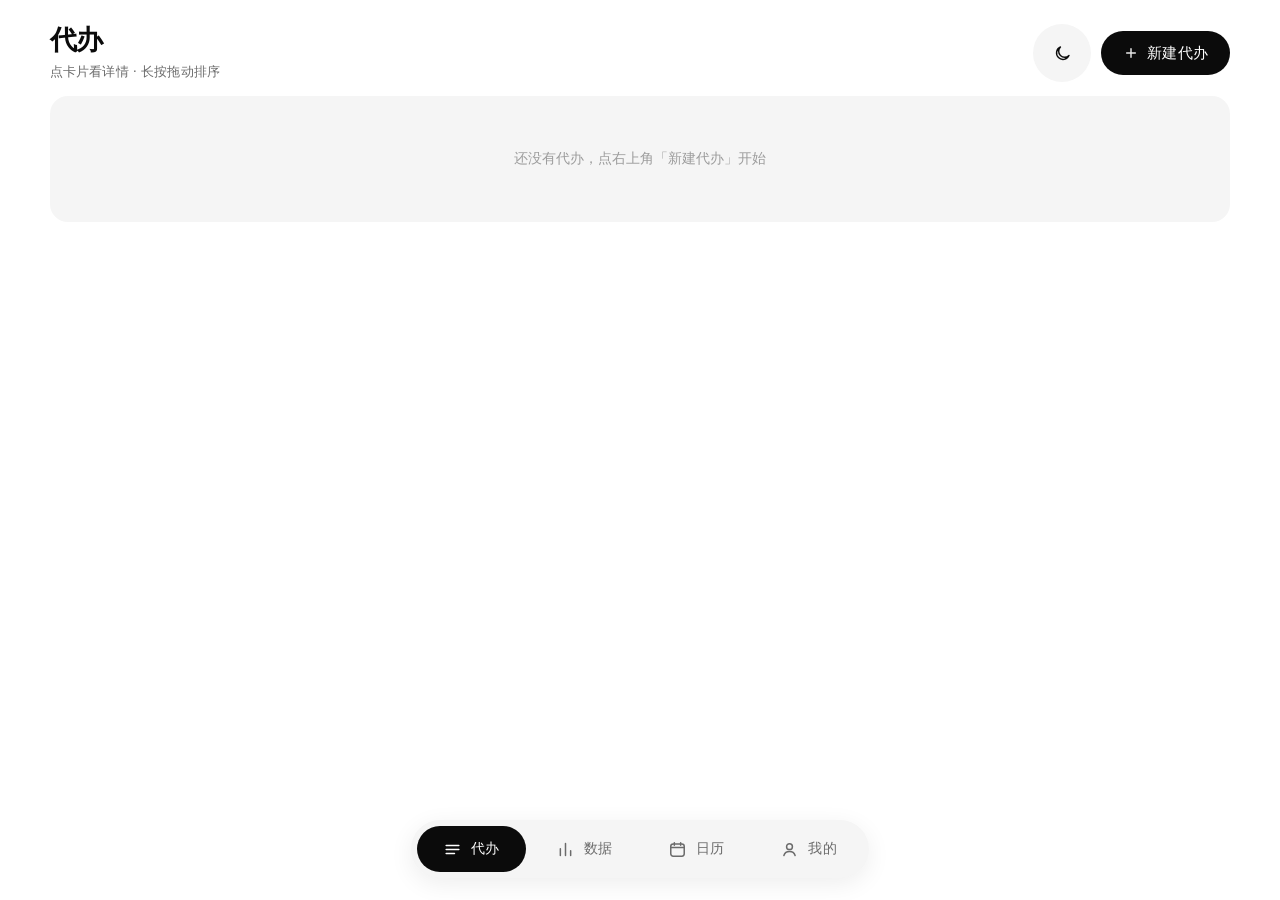
<file: web/index.html>
<!doctype html>
<html lang="zh-CN">
<head>
<meta charset="utf-8">
<meta name="viewport" content="width=device-width,initial-scale=1,viewport-fit=cover">
<meta name="theme-color" content="#FFFFFF">
<title>刻时</title>
<link rel="stylesheet" href="styles.css">
</head>
<body data-screen="todos">
<div class="app">

  <main class="screens">

    <!-- ===================== 代办 ===================== -->
    <section class="screen" data-screen="todos">
      <div class="page">
        <header class="page-head">
          <div>
            <h1>代办</h1>
            <p class="sub">点卡片看详情 · 长按拖动排序</p>
          </div>
          <div class="head-actions">
            <button class="tool theme-btn" id="themeBtn2" aria-label="切换日间 / 夜间">
              <svg class="ic-moon" viewBox="0 0 24 24" width="19" height="19" fill="none" stroke="currentColor" stroke-width="1.8" stroke-linecap="round" stroke-linejoin="round"><path d="M20.2 14.6A8.2 8.2 0 1 1 9.4 3.8a6.6 6.6 0 0 0 10.8 10.8z"/></svg>
              <svg class="ic-sun" viewBox="0 0 24 24" width="19" height="19" fill="none" stroke="currentColor" stroke-width="1.8" stroke-linecap="round"><circle cx="12" cy="12" r="4.2"/><path d="M12 3v2.2M12 18.8V21M3 12h2.2M18.8 12H21M5.7 5.7l1.6 1.6M16.7 16.7l1.6 1.6M18.3 5.7l-1.6 1.6M7.3 16.7l-1.6 1.6"/></svg>
            </button>
            <button class="btn-primary" id="addBtn">
              <svg viewBox="0 0 24 24" width="16" height="16" fill="none" stroke="currentColor" stroke-width="2.2" stroke-linecap="round"><path d="M12 5.5v13M5.5 12h13"/></svg>
              新建代办
            </button>
          </div>
        </header>

        <ul class="todo-grid" id="todoList"></ul>
      </div>
    </section>

    <!-- ===================== 数据 ===================== -->
    <section class="screen" data-screen="data">
      <div class="page">
        <header class="page-head">
          <div>
            <h1>数据</h1>
          </div>
        </header>

        <div class="data-grid">
          <div class="panel chart-panel">
            <div class="chart-head">
              <div class="day-nav">
                <button class="nav-day" id="dayPrev" aria-label="前一天">‹</button>
                <span class="day-label" id="dayLabel">今天</span>
                <button class="nav-day" id="dayNext" aria-label="后一天">›</button>
              </div>
              <div class="segmented" data-seg="range">
                <button class="on">今日</button><button>本周</button><button>本月</button><button>自定义</button>
              </div>
            </div>

            <div class="chart-stats" id="statsRow">
              <div class="cs"><b id="stCount">0</b><span>专注次数</span></div>
              <div class="cs"><b id="stTotal">—</b><span>专注时长</span></div>
              <div class="cs"><b id="stAvg">—</b><span>日均时长</span></div>
              <button class="pal-btn" id="palBtn" aria-label="扇形图配色">
                <svg viewBox="0 0 24 24" width="18" height="18" fill="none" stroke="currentColor" stroke-width="1.7" stroke-linecap="round" stroke-linejoin="round"><circle cx="12" cy="12" r="9"/><circle cx="9" cy="9.6" r="1.1" fill="currentColor" stroke="none"/><circle cx="14.6" cy="8.6" r="1.1" fill="currentColor" stroke="none"/><circle cx="16" cy="13.4" r="1.1" fill="currentColor" stroke="none"/><circle cx="10.4" cy="15" r="1.1" fill="currentColor" stroke="none"/></svg>
              </button>
              <button class="eye-btn" id="eyeBtn" aria-label="显示或隐藏统计">
                <svg viewBox="0 0 24 24" width="18" height="18" fill="none" stroke="currentColor" stroke-width="1.7" stroke-linecap="round" stroke-linejoin="round"><path d="M2.5 12S6 5.8 12 5.8 21.5 12 21.5 12 18 18.2 12 18.2 2.5 12 2.5 12z"/><circle cx="12" cy="12" r="3.1"/></svg>
              </button>
            </div>

            <div class="chart-body">
              <div class="pie-wrap" id="pie"></div>
              <div class="total">总计时长<b id="totalNum">0 分钟</b></div>
            </div>
          </div>

          <div class="mid-col">
            <div class="panel legend-panel">
              <div class="panel-title">代办占比</div>
              <div class="legend-scroll"><ul class="legend" id="legend"></ul></div>
            </div>

            <div class="panel today-panel" id="todayPanel">
              <div class="panel-title">今日时间段</div>
              <div class="tl-scroll"><ol class="tl" id="timeline"></ol></div>
            </div>
          </div>
        </div>
      </div>
    </section>

    <!-- ===================== 日历 ===================== -->
    <section class="screen" data-screen="calendar">
      <div class="page">
        <header class="page-head">
          <div>
            <h1>日历</h1>
          </div>
        </header>

        <div class="cal-layout">
          <div class="panel cal-panel">
            <div class="cal-head">
              <button class="chev chev-prev" aria-label="上个月">
                <svg viewBox="0 0 24 24" width="18" height="18" fill="none" stroke="currentColor" stroke-width="1.8" stroke-linecap="round" stroke-linejoin="round"><path d="M14.5 6 9 12l5.5 6"/></svg>
              </button>
              <span class="cal-title">2026 年 11 月</span>
              <button class="chev chev-next" aria-label="下个月">
                <svg viewBox="0 0 24 24" width="18" height="18" fill="none" stroke="currentColor" stroke-width="1.8" stroke-linecap="round" stroke-linejoin="round"><path d="M9.5 6 15 12l-5.5 6"/></svg>
              </button>
            </div>

            <div class="cal-week"><span>一</span><span>二</span><span>三</span><span>四</span><span>五</span><span>六</span><span>日</span></div>
            <div class="cal-grid" id="calGrid"></div>
          </div>

          <div class="mid-col">
            <div class="panel legend-panel">
              <div class="panel-title" id="dayTitle">今天</div>
              <div class="legend-scroll"><ul class="legend" id="dayLegend"></ul></div>
            </div>
            <div class="panel today-panel">
              <div class="panel-title">时间段</div>
              <div class="tl-scroll"><ol class="tl" id="dayTimeline"></ol></div>
            </div>
          </div>
        </div>
      </div>
    </section>

    <!-- ===================== 我的 ===================== -->
    <section class="screen" data-screen="me">
      <div class="page me-page">
        <header class="page-head"><div><h1>我的</h1></div></header>

        <div class="profile">
          <div class="avatar">时</div>
          <div>
            <div class="p-name">刻时</div>
            <div class="p-sub">已专注 0 小时 · 0 次计时</div>
          </div>
        </div>

        <div class="group">
          <button class="row" id="exportBtn"><span>导出备份</span><em>JSON 文件</em><i class="chev-r"></i></button>
          <button class="row" id="importBtn"><span>导入备份</span><em>换设备用</em><i class="chev-r"></i></button>
        </div>

        <div class="group">
          <button class="row danger" id="clearBtn"><span>清空所有数据</span><i class="chev-r"></i></button>
        </div>

        <p class="foot-note">数据仅保存在本机，换设备请先导出备份</p>
      </div>
    </section>

    <!-- ===================== 代办历史 ===================== -->
    <section class="screen" data-screen="detail">
      <div class="page hist-page">
        <header class="sub-head">
          <button class="icon-btn" id="backToData" aria-label="返回">
            <svg viewBox="0 0 24 24" width="20" height="20" fill="none" stroke="currentColor" stroke-width="2" stroke-linecap="round" stroke-linejoin="round"><path d="M14.5 5.5 8 12l6.5 6.5"/></svg>
          </button>
          <div class="sh-txt">
            <h1 id="detailName">代办</h1>
            <p class="sub" id="detailSub"></p>
          </div>
        </header>

        <div class="hist-cal" id="histCal">
          <div class="hist-cal-head">
            <span class="cal-title" id="histTitle">2026 年 11 月</span>
            <span class="hist-hint">上下滑动切换月份</span>
          </div>
          <div class="cal-week"><span>一</span><span>二</span><span>三</span><span>四</span><span>五</span><span>六</span><span>日</span></div>
          <div class="cal-grid hist-grid" id="histGrid"></div>
        </div>

        <div id="records"></div>
      </div>
    </section>

    <!-- ===================== 计时 ===================== -->
    <section class="screen screen-timer" data-screen="timer">
      <div class="timer-top">
        <span class="tt-todo" id="ttTodo">代办</span>
      </div>

      <div class="timer-corner">
        <button class="tool" id="keepBtn" aria-label="保持屏幕常亮">
          <svg viewBox="0 0 24 24" width="19" height="19" fill="none" stroke="currentColor" stroke-width="1.7" stroke-linecap="round" stroke-linejoin="round"><rect x="3" y="4.5" width="18" height="13" rx="2.5"/><path d="M8.5 20.5h7"/><circle cx="12" cy="11" r="2.6"/></svg>
        </button>
        <button class="tool" id="bgClear" aria-label="移除背景图" hidden>
          <svg viewBox="0 0 24 24" width="18" height="18" fill="none" stroke="currentColor" stroke-width="2" stroke-linecap="round"><path d="M6 6l12 12M18 6L6 18"/></svg>
        </button>

        <button class="tool" id="bgBtn" aria-label="更换背景图">
          <svg viewBox="0 0 24 24" width="19" height="19" fill="none" stroke="currentColor" stroke-width="1.7" stroke-linecap="round" stroke-linejoin="round">
            <rect x="3.2" y="5.2" width="17.6" height="13.6" rx="3"/>
            <circle cx="8.6" cy="10.2" r="1.5"/>
            <path d="M4 16.6l4.6-4.2a1.6 1.6 0 0 1 2.1 0l2.6 2.3 1.9-1.6a1.6 1.6 0 0 1 2.1 0l2.7 2.4"/>
          </svg>
        </button>

        <button class="tool" id="themeBtn" aria-label="切换日间 / 夜间">
          <svg class="ic-moon" viewBox="0 0 24 24" width="19" height="19" fill="none" stroke="currentColor" stroke-width="1.8" stroke-linecap="round" stroke-linejoin="round"><path d="M20.2 14.6A8.2 8.2 0 1 1 9.4 3.8a6.6 6.6 0 0 0 10.8 10.8z"/></svg>
          <svg class="ic-sun" viewBox="0 0 24 24" width="19" height="19" fill="none" stroke="currentColor" stroke-width="1.8" stroke-linecap="round"><circle cx="12" cy="12" r="4.2"/><path d="M12 3v2.2M12 18.8V21M3 12h2.2M18.8 12H21M5.7 5.7l1.6 1.6M16.7 16.7l1.6 1.6M18.3 5.7l-1.6 1.6M7.3 16.7l-1.6 1.6"/></svg>
        </button>
      </div>

      <div class="timer-main">
        <div class="clock" id="clock">00:00:00</div>

        <div class="timer-actions">
          <button class="tool" id="pauseBtn" aria-label="暂停">
            <svg viewBox="0 0 24 24" width="16" height="16" fill="currentColor"><rect x="7" y="5.5" width="3.4" height="13" rx="1.2"/><rect x="13.6" y="5.5" width="3.4" height="13" rx="1.2"/></svg>
          </button>
          <button class="tool end" id="endBtn" aria-label="结束">
            <svg viewBox="0 0 24 24" width="15" height="15" fill="currentColor"><rect x="6" y="6" width="12" height="12" rx="2.4"/></svg>
          </button>
        </div>
      </div>

      <div class="laps" id="lapPanel" hidden>
        <div class="laps-head">记次</div>
        <div class="lap-scroll"><div id="lapList"></div></div>
        <div class="live">
          <span class="lb">距离上次记次</span>
          <span class="lv" id="lapLive">00:00</span>
        </div>
      </div>

      <button class="lapbtn" id="lapBtn" aria-label="记次">
        <svg viewBox="0 0 24 24" width="18" height="18" fill="none" stroke="currentColor" stroke-width="1.9" stroke-linecap="round" stroke-linejoin="round"><path d="M5 21V4"/><path d="M5 5h11l-2 3.5 2 3.5H5"/></svg>
        记次
      </button>

      <input type="file" id="bgInput" accept="image/*" hidden>

      <div class="overlay" id="pauseOverlay">
        <div class="modal">
          <div class="m-label">已暂停</div>
          <div class="m-time" id="pauseTime">00:00</div>
          <div class="m-hint">暂停期间不计入计时</div>
          <button class="m-btn" id="resumeBtn">结束暂停</button>
        </div>
      </div>
    </section>

  </main>

  <input type="file" id="importInput" accept="application/json,.json" hidden>

  <div class="tabbar">
    <div class="dock">
      <button class="tab on" data-go="todos">
        <svg viewBox="0 0 24 24" width="19" height="19" fill="none" stroke="currentColor" stroke-width="1.9" stroke-linecap="round"><path d="M4 6.8h16M4 12h16M4 17.2h10.5"/></svg>
        <span>代办</span>
      </button>
      <button class="tab" data-go="data">
        <svg viewBox="0 0 24 24" width="19" height="19" fill="none" stroke="currentColor" stroke-width="1.9" stroke-linecap="round"><path d="M5.5 19.5V11M12 19.5v-15M18.5 19.5v-6"/></svg>
        <span>数据</span>
      </button>
      <button class="tab" data-go="calendar">
        <svg viewBox="0 0 24 24" width="19" height="19" fill="none" stroke="currentColor" stroke-width="1.9" stroke-linecap="round"><rect x="3.5" y="5" width="17" height="15.5" rx="3"/><path d="M3.5 9.5h17M8 3.5v3M16 3.5v3"/></svg>
        <span>日历</span>
      </button>
      <button class="tab" data-go="me">
        <svg viewBox="0 0 24 24" width="19" height="19" fill="none" stroke="currentColor" stroke-width="1.9" stroke-linecap="round"><circle cx="12" cy="8.4" r="3.7"/><path d="M4.9 19.6c1.1-3.5 3.8-5 7.1-5s6 1.5 7.1 5"/></svg>
        <span>我的</span>
      </button>
    </div>
  </div>

  <!-- 代办卡片弹窗 -->
  <div class="sheet" id="actions">
    <div class="todo-sheet">
      <div class="ts-name" id="menuName">代办</div>
      <div class="ts-row">
        <button class="ts-btn" id="actRename">重命名</button>
        <button class="ts-btn" id="actEdit">编辑</button>
      </div>
      <button class="ts-link" id="actHistory">
        <span>查看历史记录</span>
        <i class="chev-r"></i>
      </button>
      <div class="ts-foot">
        <span>累计 <b id="menuCount">0</b> 次</span>
        <span>累计 <b id="menuTotal">0m</b></span>
      </div>
    </div>
  </div>

  <!-- 单条记录 -->
  <div class="sheet" id="recSheet">
    <div class="todo-sheet">
      <div class="ts-name" id="recTitle">记录</div>
      <div class="rec-line" id="recSub"></div>
      <div class="ts-row">
        <button class="ts-btn" id="recEdit">修改时间</button>
        <button class="ts-btn danger" id="recDelete">删除</button>
      </div>
    </div>
  </div>

  <!-- 选日期 -->
  <div class="sheet" id="dayPicker">
    <div class="day-box">
      <div class="cal-head">
        <button class="chev" id="pkPrev">‹</button>
        <span class="cal-title" id="pkTitle">2026 年 11 月</span>
        <button class="chev" id="pkNext">›</button>
      </div>
      <div class="cal-week"><span>一</span><span>二</span><span>三</span><span>四</span><span>五</span><span>六</span><span>日</span></div>
      <div class="cal-grid pk-grid" id="pkGrid"></div>
    </div>
  </div>

  <!-- 扇形图配色 -->
  <div class="sheet" id="palSheet">
    <div class="pal-box">
      <div class="pal-title">扇形图配色</div>
      <div class="pal-row" id="palRow"></div>
    </div>
  </div>

  <!-- 自定义时间段 -->
  <div class="sheet" id="rangeSheet">
    <div class="dialog">
      <h3>自定义时间段</h3>
      <div class="range-row">
        <input type="date" id="rgFrom" class="dlg-input">
        <span class="range-sep">至</span>
        <input type="date" id="rgTo" class="dlg-input">
      </div>
      <p class="dlg-msg" id="rgMsg"></p>
      <div class="dlg-actions">
        <button class="dlg-btn" id="rgAll">全部时间</button>
        <button class="dlg-btn primary" id="rgOk">确定</button>
      </div>
    </div>
  </div>

  <!-- 通用弹窗 -->
  <div class="sheet" id="dialog">
    <div class="dialog">
      <h3 id="dlgTitle">标题</h3>
      <input id="dlgInput" class="dlg-input" maxlength="20" placeholder="代办名称">
      <div class="wheel-wrap" id="dlgTimeRow" hidden>
        <div class="wheel" id="wSh"></div><span class="wcolon">:</span>
        <div class="wheel" id="wSm"></div>
        <span class="wsep">至</span>
        <div class="wheel" id="wEh"></div><span class="wcolon">:</span>
        <div class="wheel" id="wEm"></div>
      </div>
      <div class="dur-row" id="durRow" hidden>
        <button class="dur-btn" id="durMinus">−</button>
        <span class="dur-val" id="durVal">0 分</span>
        <button class="dur-btn" id="durPlus">+</button>
      </div>
      <p id="dlgMsg" class="dlg-msg"></p>
      <button class="dlg-danger" id="dlgDanger" hidden>删除这个代办</button>
      <div class="dlg-actions">
        <button class="dlg-btn" id="dlgCancel">取消</button>
        <button class="dlg-btn primary" id="dlgOk">确定</button>
      </div>
    </div>
  </div>

</div>
<script src="app.js"></script>
</body>
</html>
</file>
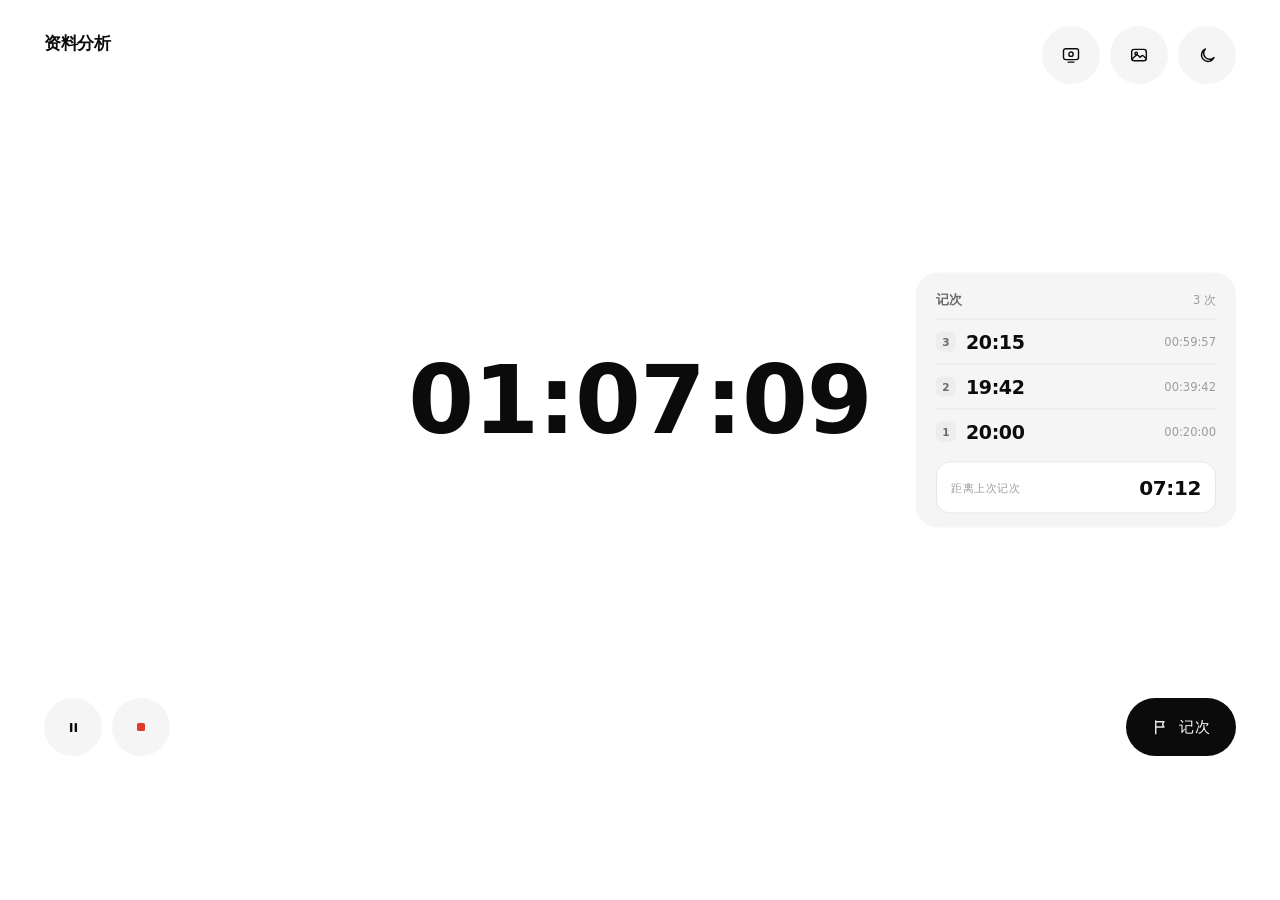
<file: mock/lap.html>
<!doctype html>
<html lang="zh-CN">
<head>
<meta charset="utf-8">
<title>记次 · 效果图</title>
<style>
  :root{
    --bg:#FFFFFF; --surface:#FFFFFF; --card:#F5F5F5; --card-2:#EDEDED;
    --ink:#0B0B0B; --ink-2:#6B6B6B; --ink-3:#9C9C9C; --line:#E7E7E7;
    --font:-apple-system,"SF Pro Text","PingFang SC","Noto Sans CJK SC","Microsoft YaHei",system-ui,sans-serif;
  }
  *{box-sizing:border-box;margin:0;padding:0;}
  body{background:#fff;color:var(--ink);font-family:var(--font);-webkit-font-smoothing:antialiased;}
  .screen{position:relative;width:1280px;height:800px;background:var(--bg);overflow:hidden;}

  .top{position:absolute;top:32px;left:44px;display:flex;align-items:center;gap:10px;}
  .top .name{font-size:17px;font-weight:600;letter-spacing:-.3px;}

  .corner{position:absolute;top:26px;right:44px;display:flex;gap:10px;}
  .tool{width:58px;height:58px;border-radius:50%;background:var(--card);display:grid;place-items:center;color:var(--ink);}

  .clock{
    position:absolute;left:0;top:0;width:100%;height:100%;
    display:flex;align-items:center;justify-content:center;
    font-size:clamp(54px,7.4vw,96px);font-weight:550;letter-spacing:-.01em;
    font-variant-numeric:tabular-nums;
  }

  /* 右侧记次面板 */
  .laps{
    position:absolute;right:44px;top:50%;transform:translateY(-50%);
    width:320px;max-height:460px;
    background:var(--card);border-radius:22px;
    padding:18px 20px 14px;
    display:flex;flex-direction:column;
  }
  .laps-head{display:flex;align-items:baseline;justify-content:space-between;padding-bottom:10px;}
  .laps-head b{font-size:13px;font-weight:600;letter-spacing:.2px;color:var(--ink-2);}
  .laps-head span{font-size:11.5px;color:var(--ink-3);}

  .lap{
    display:flex;align-items:center;gap:10px;
    padding:11px 0;border-top:1px solid var(--line);
    font-variant-numeric:tabular-nums;
  }
  .lap:first-of-type{border-top:0;}
  .no{
    width:20px;height:20px;border-radius:6px;flex:none;
    background:var(--card-2);color:var(--ink-2);
    font-size:10.5px;font-weight:600;display:grid;place-items:center;
  }
  .iv{flex:1;font-size:19px;font-weight:600;letter-spacing:-.4px;}
  .cu{font-size:11.5px;color:var(--ink-3);font-variant-numeric:tabular-nums;}

  .live{
    margin-top:8px;padding:13px 14px;border-radius:14px;
    background:#fff;border:1px solid var(--line);
    display:flex;align-items:center;justify-content:space-between;
  }
  .live .lb{font-size:11px;color:var(--ink-3);letter-spacing:.6px;}
  .live .lv{font-size:20px;font-weight:650;letter-spacing:-.4px;font-variant-numeric:tabular-nums;}

  .actions{position:absolute;left:44px;bottom:44px;display:flex;gap:10px;}
  .lapbtn{
    position:absolute;right:44px;bottom:44px;
    height:58px;padding:0 26px;border-radius:999px;
    background:var(--ink);color:#fff;
    display:flex;align-items:center;gap:9px;
    font-size:15px;font-weight:550;letter-spacing:.3px;
    box-shadow:none;
  }
  .lapbtn svg{opacity:.92;}
</style>
</head>
<body>
<div class="screen">

  <div class="top"><span class="name">资料分析</span></div>

  <div class="corner">
    <div class="tool">
      <svg width="20" height="20" viewBox="0 0 24 24" fill="none" stroke="currentColor" stroke-width="1.7" stroke-linecap="round"><rect x="3" y="4.5" width="18" height="13" rx="2.5"/><path d="M8.5 20.5h7"/><circle cx="12" cy="11" r="2.6"/></svg>
    </div>
    <div class="tool">
      <svg width="20" height="20" viewBox="0 0 24 24" fill="none" stroke="currentColor" stroke-width="1.7" stroke-linecap="round" stroke-linejoin="round"><rect x="3.2" y="5.2" width="17.6" height="13.6" rx="3"/><circle cx="8.6" cy="10.2" r="1.5"/><path d="M4 16.6l4.6-4.2a1.6 1.6 0 0 1 2.1 0l2.6 2.3 1.9-1.6a1.6 1.6 0 0 1 2.1 0l2.7 2.4"/></svg>
    </div>
    <div class="tool">
      <svg width="19" height="19" viewBox="0 0 24 24" fill="none" stroke="currentColor" stroke-width="1.8" stroke-linecap="round" stroke-linejoin="round"><path d="M20.2 14.6A8.2 8.2 0 1 1 9.4 3.8a6.6 6.6 0 0 0 10.8 10.8z"/></svg>
    </div>
  </div>

  <div class="clock">01:07:09</div>

  <div class="laps">
    <div class="laps-head"><b>记次</b><span>3 次</span></div>

    <div class="lap"><span class="no">3</span><span class="iv">20:15</span><span class="cu">00:59:57</span></div>
    <div class="lap"><span class="no">2</span><span class="iv">19:42</span><span class="cu">00:39:42</span></div>
    <div class="lap"><span class="no">1</span><span class="iv">20:00</span><span class="cu">00:20:00</span></div>

    <div class="live">
      <span class="lb">距离上次记次</span>
      <span class="lv">07:12</span>
    </div>
  </div>

  <div class="actions">
    <div class="tool">
      <svg width="17" height="17" viewBox="0 0 24 24" fill="currentColor"><rect x="7" y="5.5" width="3.4" height="13" rx="1.2"/><rect x="13.6" y="5.5" width="3.4" height="13" rx="1.2"/></svg>
    </div>
    <div class="tool" style="color:#E03A2F">
      <svg width="16" height="16" viewBox="0 0 24 24" fill="currentColor"><rect x="6" y="6" width="12" height="12" rx="2.4"/></svg>
    </div>
  </div>

  <div class="lapbtn">
    <svg width="18" height="18" viewBox="0 0 24 24" fill="none" stroke="currentColor" stroke-width="1.9" stroke-linecap="round" stroke-linejoin="round"><path d="M5 21V4"/><path d="M5 5h11l-2 3.5 2 3.5H5"/></svg>
    记次
  </div>

</div>
</body>
</html>
</file>
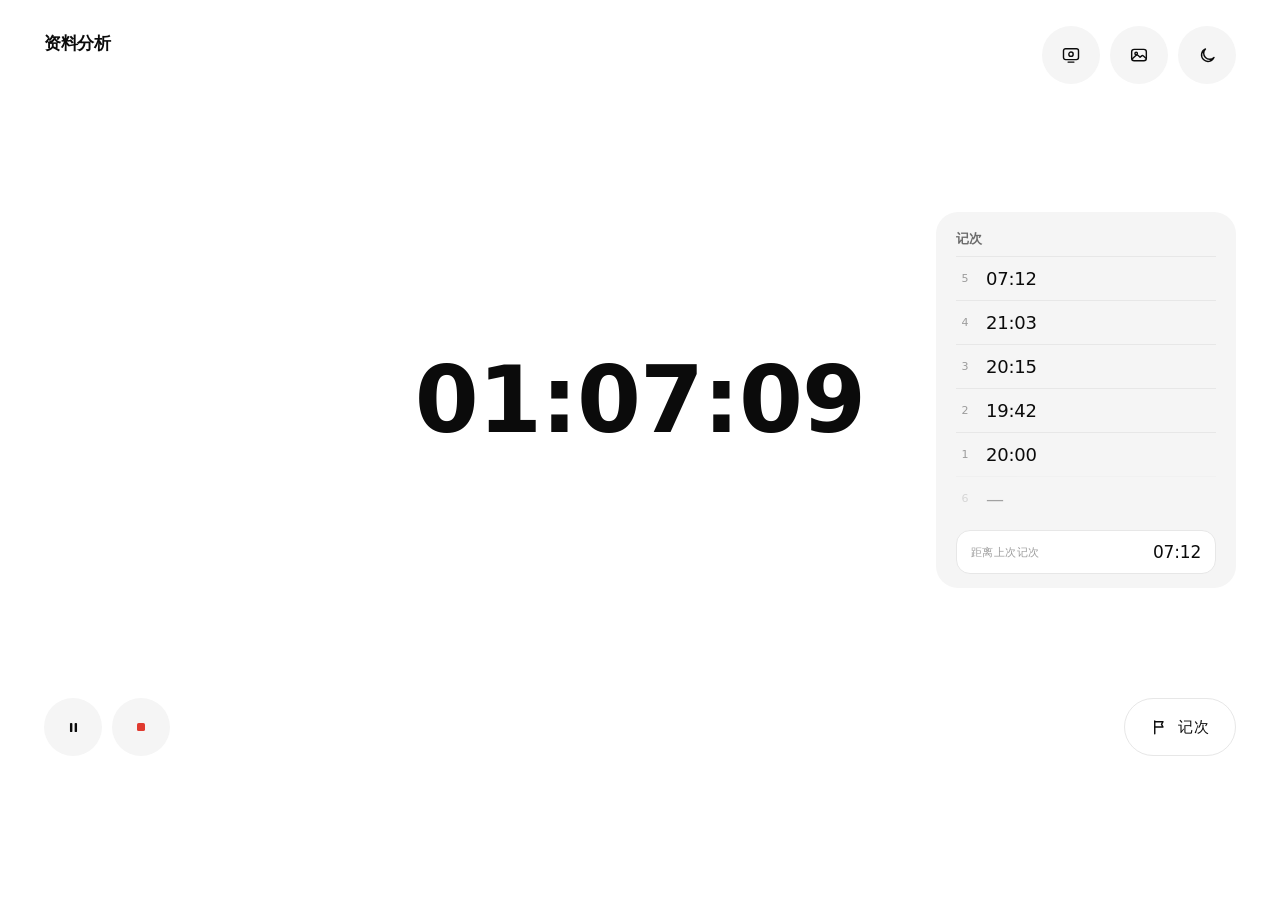
<file: mock/lap2.html>
<!doctype html>
<html lang="zh-CN">
<head>
<meta charset="utf-8">
<title>记次 · 效果图 v2</title>
<style>
  :root{
    --bg:#FFFFFF; --card:#F5F5F5; --card-2:#EDEDED;
    --ink:#0B0B0B; --ink-2:#6B6B6B; --ink-3:#9C9C9C; --line:#E7E7E7;
    --font:-apple-system,"SF Pro Text","PingFang SC","Noto Sans CJK SC","Microsoft YaHei",system-ui,sans-serif;
  }
  *{box-sizing:border-box;margin:0;padding:0;}
  body{background:#fff;color:var(--ink);font-family:var(--font);-webkit-font-smoothing:antialiased;}
  .screen{position:relative;width:1280px;height:800px;background:var(--bg);overflow:hidden;}

  .top{position:absolute;top:32px;left:44px;}
  .top .name{font-size:17px;font-weight:600;letter-spacing:-.3px;}

  .corner{position:absolute;top:26px;right:44px;display:flex;gap:10px;}
  .tool{width:58px;height:58px;border-radius:50%;background:var(--card);display:grid;place-items:center;color:var(--ink);}

  .clock{
    position:absolute;inset:0;display:flex;align-items:center;justify-content:center;
    font-size:clamp(54px,7.2vw,92px);font-weight:550;letter-spacing:-.01em;
    font-variant-numeric:tabular-nums;
  }

  /* 右侧记次面板：按最多 6 条设计 */
  .laps{
    position:absolute;right:44px;top:50%;transform:translateY(-50%);
    width:300px;background:var(--card);border-radius:22px;
    padding:16px 20px 14px;
    display:flex;flex-direction:column;
  }
  .laps-head{padding-bottom:8px;}
  .laps-head b{font-size:13px;font-weight:600;letter-spacing:.2px;color:var(--ink-2);}

  .lap{
    display:flex;align-items:center;gap:12px;
    height:44px;border-top:1px solid var(--line);
    font-variant-numeric:tabular-nums;
  }
  .lap:first-of-type{border-top:0;}
  .no{
    width:18px;flex:none;text-align:center;
    color:var(--ink-3);font-size:11px;font-variant-numeric:tabular-nums;
  }
  .iv{flex:1;font-size:18px;font-weight:500;letter-spacing:-.2px;color:var(--ink);}

  .live{
    margin-top:10px;padding:11px 14px;border-radius:14px;
    background:#fff;border:1px solid var(--line);
    display:flex;align-items:center;justify-content:space-between;
  }
  .live .lb{font-size:11px;color:var(--ink-3);letter-spacing:.4px;}
  .live .lv{font-size:17px;font-weight:500;letter-spacing:-.2px;font-variant-numeric:tabular-nums;}

  .actions{position:absolute;left:44px;bottom:44px;display:flex;gap:10px;}

  .lapbtn{
    position:absolute;right:44px;bottom:44px;
    height:58px;padding:0 26px;border-radius:999px;
    background:#FFFFFF;color:var(--ink);
    border:1px solid var(--line);
    display:flex;align-items:center;gap:9px;
    font-size:15px;font-weight:550;letter-spacing:.3px;
  }
</style>
</head>
<body>
<div class="screen">

  <div class="top"><span class="name">资料分析</span></div>

  <div class="corner">
    <div class="tool"><svg width="20" height="20" viewBox="0 0 24 24" fill="none" stroke="currentColor" stroke-width="1.7" stroke-linecap="round"><rect x="3" y="4.5" width="18" height="13" rx="2.5"/><path d="M8.5 20.5h7"/><circle cx="12" cy="11" r="2.6"/></svg></div>
    <div class="tool"><svg width="20" height="20" viewBox="0 0 24 24" fill="none" stroke="currentColor" stroke-width="1.7" stroke-linecap="round" stroke-linejoin="round"><rect x="3.2" y="5.2" width="17.6" height="13.6" rx="3"/><circle cx="8.6" cy="10.2" r="1.5"/><path d="M4 16.6l4.6-4.2a1.6 1.6 0 0 1 2.1 0l2.6 2.3 1.9-1.6a1.6 1.6 0 0 1 2.1 0l2.7 2.4"/></svg></div>
    <div class="tool"><svg width="19" height="19" viewBox="0 0 24 24" fill="none" stroke="currentColor" stroke-width="1.8" stroke-linecap="round" stroke-linejoin="round"><path d="M20.2 14.6A8.2 8.2 0 1 1 9.4 3.8a6.6 6.6 0 0 0 10.8 10.8z"/></svg></div>
  </div>

  <div class="clock">01:07:09</div>

  <div class="laps">
    <div class="laps-head"><b>记次</b></div>

    <div class="lap"><span class="no">5</span><span class="iv">07:12</span></div>
    <div class="lap"><span class="no">4</span><span class="iv">21:03</span></div>
    <div class="lap"><span class="no">3</span><span class="iv">20:15</span></div>
    <div class="lap"><span class="no">2</span><span class="iv">19:42</span></div>
    <div class="lap"><span class="no">1</span><span class="iv">20:00</span></div>
    <div class="lap" style="opacity:.35"><span class="no">6</span><span class="iv">—</span></div>

    <div class="live">
      <span class="lb">距离上次记次</span>
      <span class="lv">07:12</span>
    </div>
  </div>

  <div class="actions">
    <div class="tool"><svg width="17" height="17" viewBox="0 0 24 24" fill="currentColor"><rect x="7" y="5.5" width="3.4" height="13" rx="1.2"/><rect x="13.6" y="5.5" width="3.4" height="13" rx="1.2"/></svg></div>
    <div class="tool" style="color:#E03A2F"><svg width="16" height="16" viewBox="0 0 24 24" fill="currentColor"><rect x="6" y="6" width="12" height="12" rx="2.4"/></svg></div>
  </div>

  <div class="lapbtn">
    <svg width="18" height="18" viewBox="0 0 24 24" fill="none" stroke="currentColor" stroke-width="1.9" stroke-linecap="round" stroke-linejoin="round"><path d="M5 21V4"/><path d="M5 5h11l-2 3.5 2 3.5H5"/></svg>
    记次
  </div>

</div>
</body>
</html>
</file>
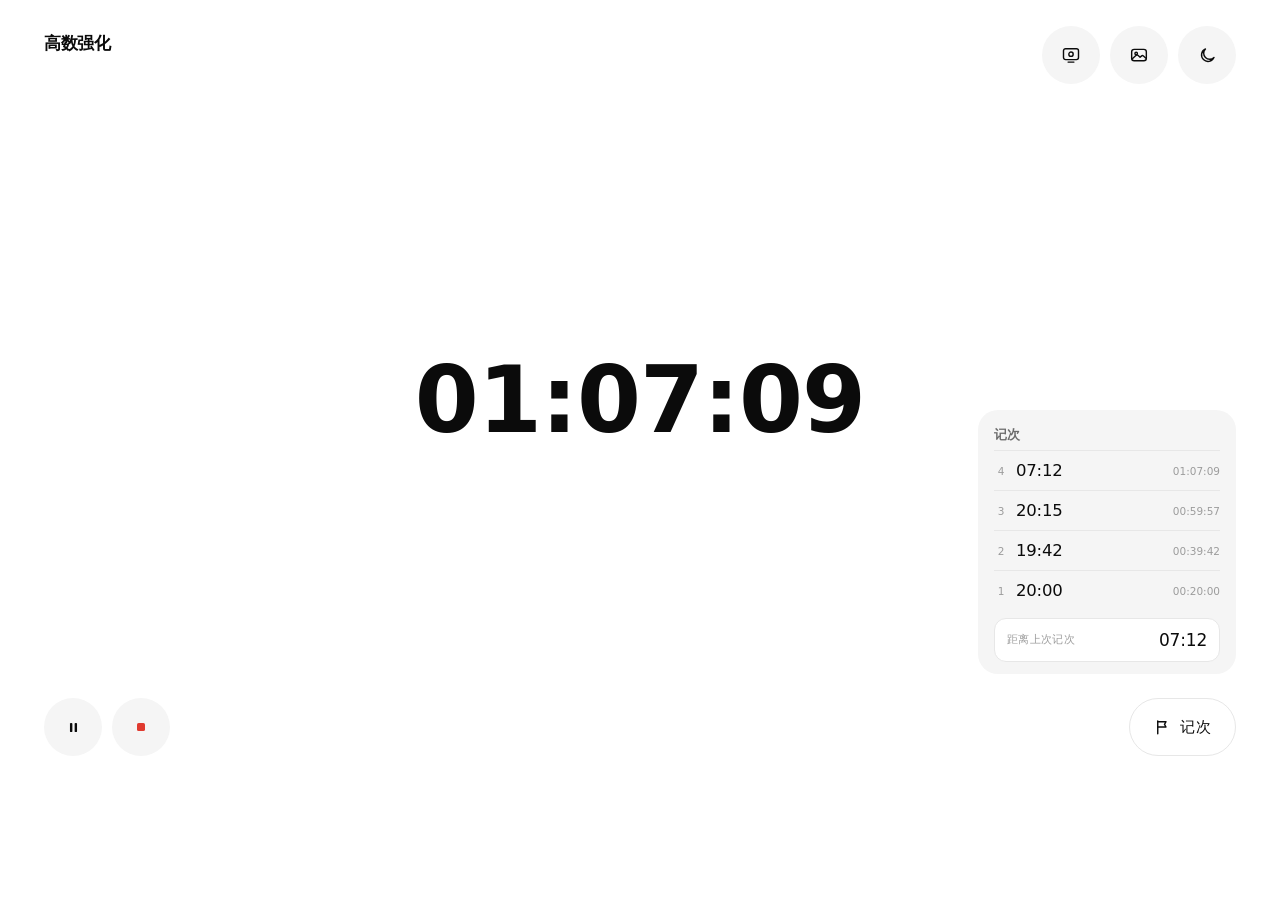
<file: mock/lap3.html>
<!doctype html>
<html lang="zh-CN">
<head>
<meta charset="utf-8">
<title>记次 · 效果图 v3</title>
<style>
  :root{
    --card:#F5F5F5; --card-2:#EDEDED;
    --ink:#0B0B0B; --ink-2:#6B6B6B; --ink-3:#9C9C9C; --line:#E7E7E7;
    --font:-apple-system,"SF Pro Text","PingFang SC","Noto Sans CJK SC","Microsoft YaHei",system-ui,sans-serif;
  }
  *{box-sizing:border-box;margin:0;padding:0;}
  body{background:#fff;color:var(--ink);font-family:var(--font);-webkit-font-smoothing:antialiased;}
  .screen{position:relative;width:1280px;height:800px;overflow:hidden;}

  .top{position:absolute;top:32px;left:44px;}
  .top .name{font-size:17px;font-weight:600;letter-spacing:-.3px;}

  .corner{position:absolute;top:26px;right:44px;display:flex;gap:10px;}
  .tool{width:58px;height:58px;border-radius:50%;background:var(--card);display:grid;place-items:center;color:var(--ink);}

  .clock{
    position:absolute;inset:0;display:flex;align-items:center;justify-content:center;
    font-size:clamp(54px,7.2vw,92px);font-weight:550;letter-spacing:-.01em;
    font-variant-numeric:tabular-nums;
  }

  /* 记次面板：窄一点，最多 6 条 */
  .laps{
    position:absolute;right:44px;bottom:126px;
    width:258px;background:var(--card);border-radius:20px;
    padding:14px 16px 12px;
  }
  .laps-head{padding-bottom:6px;}
  .laps-head b{font-size:12.5px;font-weight:600;letter-spacing:.2px;color:var(--ink-2);}

  .lap{
    display:flex;align-items:center;gap:8px;
    height:40px;border-top:1px solid var(--line);
    font-variant-numeric:tabular-nums;
  }
  .lap:first-of-type{border-top:0;}
  .no{
    width:14px;flex:none;text-align:center;
    color:var(--ink-3);font-size:10.5px;
  }
  .iv{flex:1;font-size:16.5px;font-weight:500;letter-spacing:-.2px;}
  .cu{font-size:10.5px;color:var(--ink-3);font-variant-numeric:tabular-nums;}

  .live{
    margin-top:8px;padding:11px 12px;border-radius:12px;
    background:#fff;border:1px solid var(--line);
    display:flex;align-items:center;justify-content:space-between;gap:10px;
  }
  .live .lb{font-size:10.5px;color:var(--ink-3);letter-spacing:.3px;}
  .live .lv{font-size:17px;font-weight:500;letter-spacing:-.2px;font-variant-numeric:tabular-nums;}

  .actions{position:absolute;left:44px;bottom:44px;display:flex;gap:10px;}

  .lapbtn{
    position:absolute;right:44px;bottom:44px;
    height:58px;padding:0 24px;border-radius:999px;
    background:#FFFFFF;color:var(--ink);border:1px solid var(--line);
    display:flex;align-items:center;gap:8px;
    font-size:15px;font-weight:550;letter-spacing:.3px;
  }
</style>
</head>
<body>
<div class="screen">

  <div class="top"><span class="name">高数强化</span></div>

  <div class="corner">
    <div class="tool"><svg width="20" height="20" viewBox="0 0 24 24" fill="none" stroke="currentColor" stroke-width="1.7" stroke-linecap="round"><rect x="3" y="4.5" width="18" height="13" rx="2.5"/><path d="M8.5 20.5h7"/><circle cx="12" cy="11" r="2.6"/></svg></div>
    <div class="tool"><svg width="20" height="20" viewBox="0 0 24 24" fill="none" stroke="currentColor" stroke-width="1.7" stroke-linecap="round" stroke-linejoin="round"><rect x="3.2" y="5.2" width="17.6" height="13.6" rx="3"/><circle cx="8.6" cy="10.2" r="1.5"/><path d="M4 16.6l4.6-4.2a1.6 1.6 0 0 1 2.1 0l2.6 2.3 1.9-1.6a1.6 1.6 0 0 1 2.1 0l2.7 2.4"/></svg></div>
    <div class="tool"><svg width="19" height="19" viewBox="0 0 24 24" fill="none" stroke="currentColor" stroke-width="1.8" stroke-linecap="round" stroke-linejoin="round"><path d="M20.2 14.6A8.2 8.2 0 1 1 9.4 3.8a6.6 6.6 0 0 0 10.8 10.8z"/></svg></div>
  </div>

  <div class="clock">01:07:09</div>

  <div class="laps">
    <div class="laps-head"><b>记次</b></div>
    <div class="lap"><span class="no">4</span><span class="iv">07:12</span><span class="cu">01:07:09</span></div>
    <div class="lap"><span class="no">3</span><span class="iv">20:15</span><span class="cu">00:59:57</span></div>
    <div class="lap"><span class="no">2</span><span class="iv">19:42</span><span class="cu">00:39:42</span></div>
    <div class="lap"><span class="no">1</span><span class="iv">20:00</span><span class="cu">00:20:00</span></div>

    <div class="live">
      <span class="lb">距离上次记次</span>
      <span class="lv">07:12</span>
    </div>
  </div>

  <div class="actions">
    <div class="tool"><svg width="17" height="17" viewBox="0 0 24 24" fill="currentColor"><rect x="7" y="5.5" width="3.4" height="13" rx="1.2"/><rect x="13.6" y="5.5" width="3.4" height="13" rx="1.2"/></svg></div>
    <div class="tool" style="color:#E03A2F"><svg width="16" height="16" viewBox="0 0 24 24" fill="currentColor"><rect x="6" y="6" width="12" height="12" rx="2.4"/></svg></div>
  </div>

  <div class="lapbtn">
    <svg width="18" height="18" viewBox="0 0 24 24" fill="none" stroke="currentColor" stroke-width="1.9" stroke-linecap="round" stroke-linejoin="round"><path d="M5 21V4"/><path d="M5 5h11l-2 3.5 2 3.5H5"/></svg>
    记次
  </div>

</div>
</body>
</html>
</file>
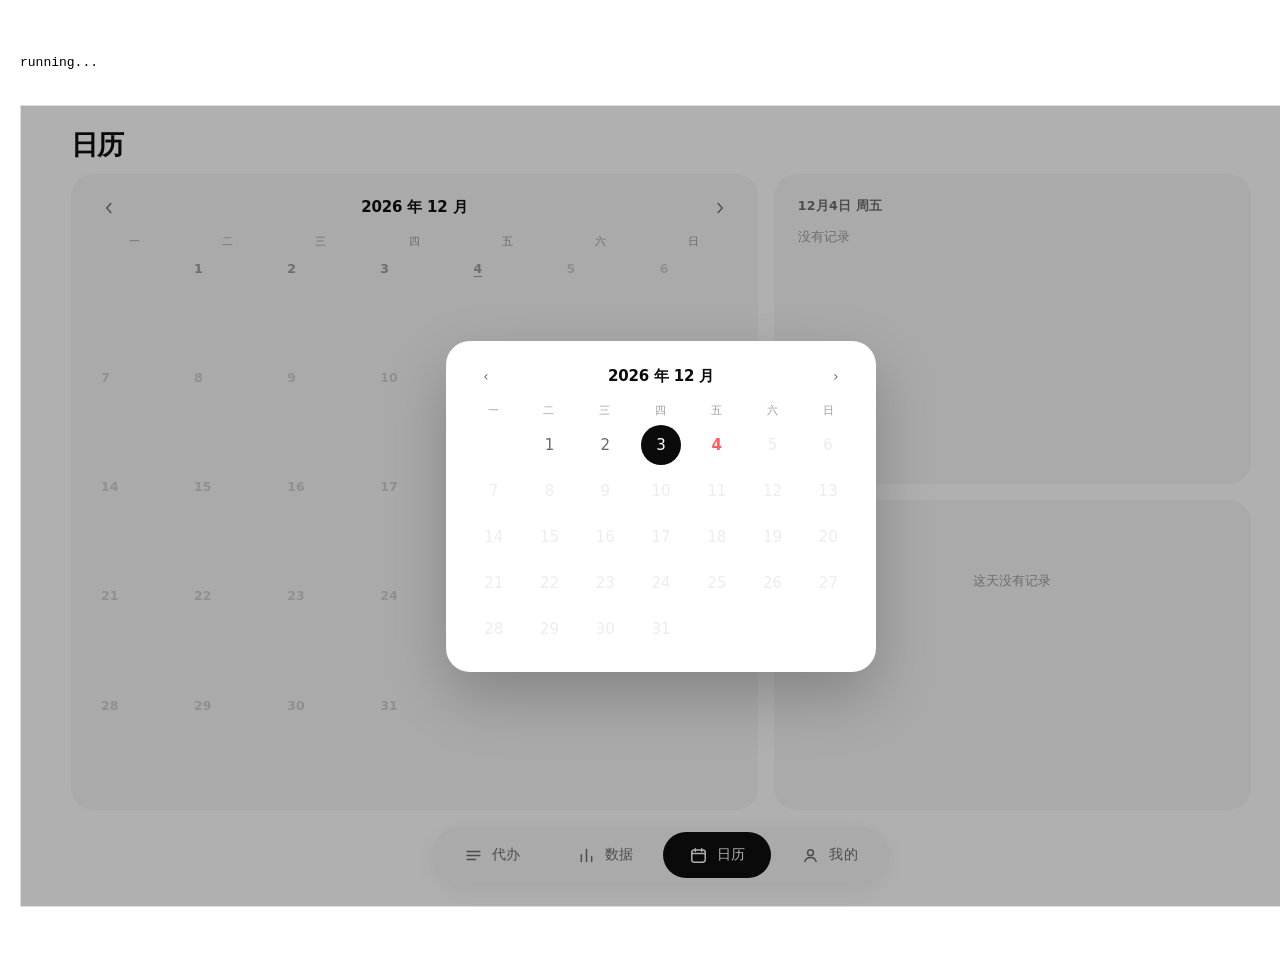
<file: tools/probe.html>
<!doctype html>
<html><head><meta charset="utf-8"><title>probe2</title>
<style>body{font:13px/1.5 monospace;padding:12px;white-space:pre-wrap}</style></head>
<body>
<pre id="out">running...</pre>
<iframe id="f" src="../web/index.html#screen=data" style="width:1280px;height:800px;border:1px solid #ddd"></iframe>
<script>
const log = [];
const sleep = ms => new Promise(r => setTimeout(r, ms));
const out = document.getElementById('out');

(async () => {
  const f = document.getElementById('f');
  await new Promise(r => f.addEventListener('load', r, { once: true }));
  const W = f.contentWindow, D = f.contentDocument;
  W.addEventListener('error', e => log.push('JS ERROR: ' + e.message));

  D.addEventListener('click', e => {
    const t = e.target;
    log.push('CLICK reached document: <' + t.tagName + '> id=' + (t.id || '-') + ' class=' + (t.className || '-'));
  }, true);

  try {
    await sleep(500);
    log.push('screen=' + D.body.dataset.screen + ' stCount=' + D.querySelector('#stCount').textContent);
    log.push('pie paths=' + D.querySelectorAll('#pie path').length + ' pie texts=' + D.querySelectorAll('#pie text').length);

    D.querySelector('#dayPrev').click();
    await sleep(300);
    log.push('after prev: dayLabel=' + D.querySelector('#dayLabel').textContent + ' stCount=' + D.querySelector('#stCount').textContent);

    D.querySelector('#dayLabel').click();
    await sleep(300);
    log.push('picker visible: ' + D.querySelector('#dayPicker').classList.contains('show'));

    D.querySelector('.tab[data-go="calendar"]').click();
    await sleep(400);
    log.push('calGrid children=' + D.querySelector('#calGrid').children.length + ' days=' + D.querySelectorAll('.day[data-day]').length + ' dayLegendLen=' + D.querySelector('#dayLegend').innerHTML.length);
    log.push('TITLE=' + D.title);
    log.push('#calGrid count=' + D.querySelectorAll('#calGrid').length);
    const sc = D.querySelector('.screen[data-screen="calendar"]');
    log.push('calScreen html len=' + (sc ? sc.innerHTML.length : 'no screen'));
    log.push('dayTitle=' + (D.querySelector('#dayTitle')||{}).textContent);
  } catch (e) {
    log.push('EXCEPTION: ' + e.message);
  }
  out.textContent = log.join('\n');
})();
</script>
</body></html>
</file>
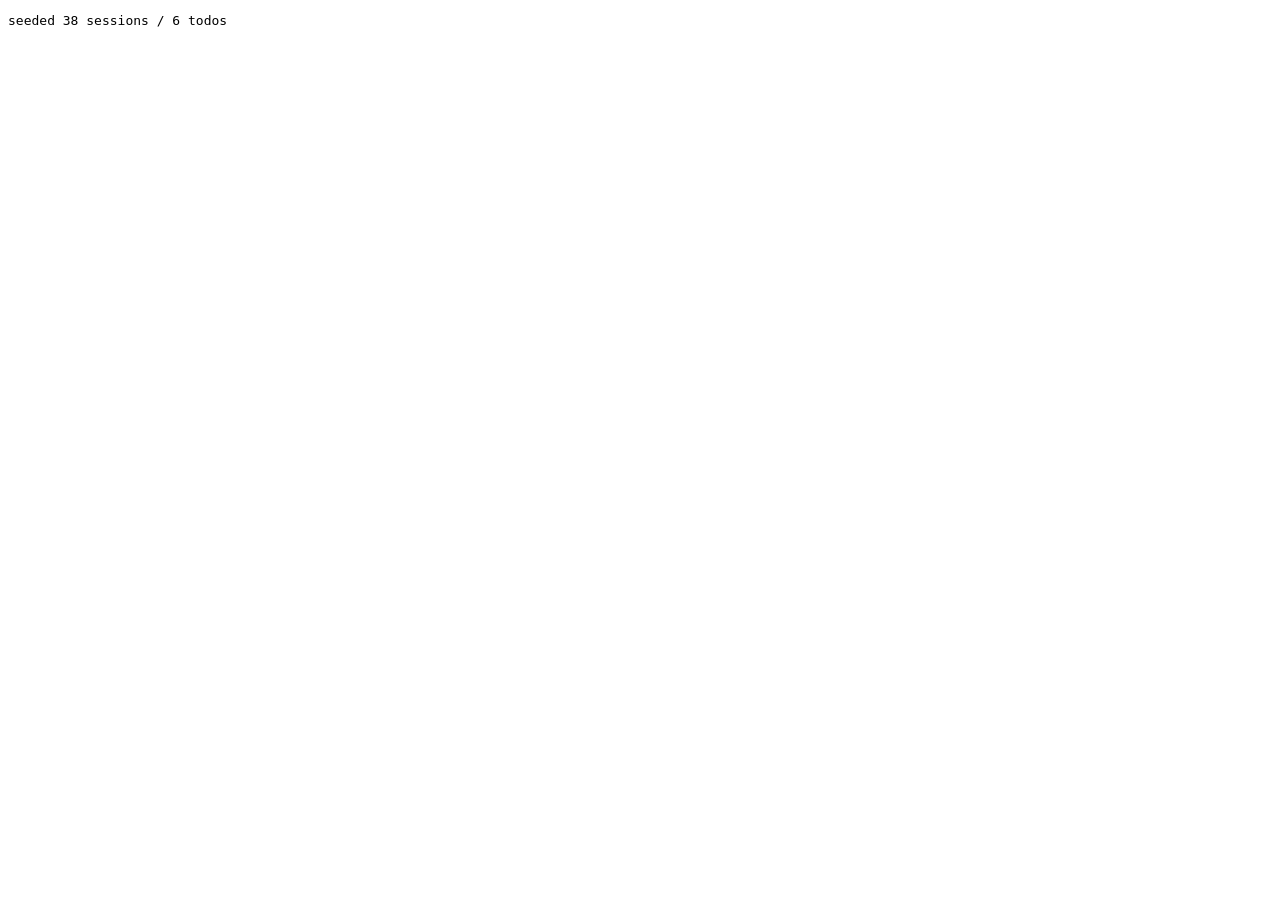
<file: tools/seed.html>
<!doctype html>
<html><head><meta charset="utf-8"><title>seed</title></head>
<body><pre id="o">seeding...</pre>
<script>
// 演示用假数据（考研），不包含任何真实使用者信息
const now = Date.now(), D = 86400000;
const todos = [
  { id: 'a1', name: '高数强化',   createdAt: now - 40 * D },
  { id: 'a2', name: '线代习题',   createdAt: now - 38 * D },
  { id: 'a3', name: '概率论',     createdAt: now - 30 * D },
  { id: 'a4', name: '英语真题',   createdAt: now - 25 * D },
  { id: 'a5', name: '政治马原',   createdAt: now - 16 * D },
  { id: 'a6', name: '408 数据结构', createdAt: now - 9 * D },
];
let seed = 2027;
const rnd = () => (seed = (seed * 9301 + 49297) % 233280) / 233280;
const sessions = [];
for (let d = 1; d < 21; d++) {
  const base = new Date(now - d * D);
  base.setHours(7, 30, 0, 0);
  const n = 1 + Math.floor(rnd() * 3);
  for (let i = 0; i < n; i++) {
    const t = todos[Math.floor(rnd() * todos.length)];
    const start = base.getTime() + (i * 3 + Math.floor(rnd() * 3)) * 3600000;
    const dur = Math.round((25 + rnd() * 65) * 60000);
    if (start + dur > now - 90000) continue;
    const pauses = rnd() > 0.75 ? [[start + dur * 0.4, start + dur * 0.4 + 150000]] : [];
    sessions.push({ id: 's' + d + '_' + i, todoId: t.id, start, end: start + dur, pauses });
  }
}
// 今天的固定数据，让扇形图有多个代办
const t0 = new Date(); t0.setHours(7, 30, 0, 0);
const base0 = t0.getTime();
[
  ['a1', 0, 61],
  ['a4', 2.5, 45],
  ['a5', 6.5, 30],
  ['a6', 9, 25],
].forEach(function (r, i) {
  const start = base0 + r[1] * 3600000;
  const end = start + r[2] * 60000;
  if (end < now - 600000) sessions.push({ id: 'td' + i, todoId: r[0], start, end, pauses: [] });
});
localStorage.setItem('timelog.db.v1', JSON.stringify({ todos, sessions }));
const q = new URLSearchParams(location.search);
if (q.has('cur')) {
  localStorage.setItem('timelog.current.v1', JSON.stringify({
    todoId: 'a1',
    start: now - 27 * 60000,
    pauses: [[now - 9 * 60000, now - 8 * 60000]],
    laps: [20 * 60000],
    pausedAt: q.has('pause') ? now - 42000 : null,
  }));
} else {
  localStorage.removeItem('timelog.current.v1');
}
document.getElementById('o').textContent = 'seeded ' + sessions.length + ' sessions / ' + todos.length + ' todos';
</script>
</body></html>
</file>
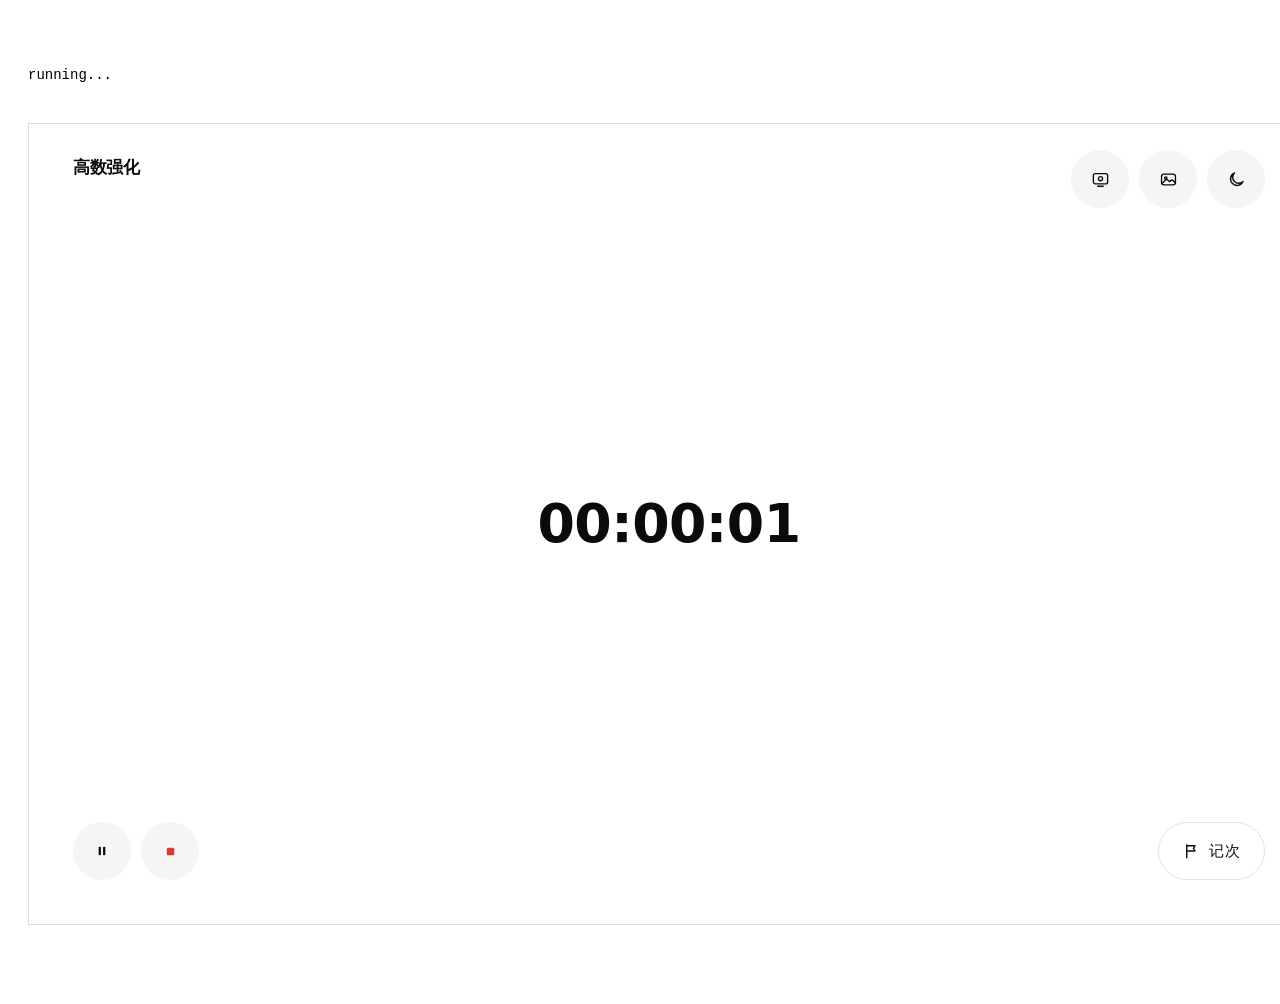
<file: tools/test.html>
<!doctype html>
<html><head><meta charset="utf-8"><title>selftest</title>
<style>body{font:14px/1.6 monospace;padding:20px;white-space:pre-wrap}</style>
</head><body>
<pre id="out">running...</pre>
<iframe id="f" src="../web/index.html" style="width:1280px;height:800px;border:1px solid #ddd"></iframe>
<script>
const log = [];
const out = document.getElementById('out');
const sleep = ms => new Promise(r => setTimeout(r, ms));

function report(ok, msg) { log.push((ok ? 'PASS  ' : 'FAIL  ') + msg); }

(async () => {
  const f = document.getElementById('f');
  await new Promise(r => f.addEventListener('load', r, { once: true }));
  const W = f.contentWindow, D = f.contentDocument;

  try {
    W.confirm = () => true;
    W.alert = m => log.push('alert: ' + m);
    W.localStorage.clear();

    // 1. 新建代办
    D.querySelector('#addBtn').click();
    await sleep(30);
    D.querySelector('#dlgInput').value = '测试代办';
    D.querySelector('#dlgOk').click();
    await sleep(30);
    report(D.querySelectorAll('.todo').length === 1, '新建代办 -> 列表 1 条');

    // 2. 开始计时
    D.querySelector('.btn-start').click();
    await sleep(3200);
    report(D.body.dataset.screen === 'timer', '进入计时页');
    const clock1 = D.querySelector('#clock').textContent;
    report(/^00:00:0[1-9]$/.test(clock1), '计时开始走动 ' + clock1);

    // 3. 暂停 0.8s
    D.querySelector('#pauseBtn').click();
    await sleep(800);
    report(D.querySelector('#pauseOverlay').classList.contains('show'), '暂停弹窗显示');
    D.querySelector('#resumeBtn').click();
    await sleep(3000);

    // 4. 结束
    D.querySelector('#endBtn').click();
    await sleep(60);
    D.querySelector('#dlgOk').click();
    await sleep(100);
    report(D.body.dataset.screen === 'todos', '结束后回到代办页');

    const db = JSON.parse(W.localStorage.getItem('timelog.db.v1'));
    report(db.sessions.length === 1, '记录数 = 1');
    const s = db.sessions[0];
    const total = s.end - s.start;
    const pause = (s.pauses || []).reduce((a, p) => a + (p[1] - p[0]), 0);
    const active = total - pause;
    report(pause > 400, '暂停被记录 ' + pause + 'ms');
    report(active > 5200 && active < 7000, '有效时长 ' + active + 'ms（跨暂停，未被计入）');

    // 5. 数据页
    D.querySelector('.tab[data-go="data"]').click();
    await sleep(50);
    report(D.body.dataset.screen === 'data', '进入数据页');
    const totalTxt = D.querySelector('#stTotal').textContent;
    report(!!totalTxt, '统计显示 ' + totalTxt + '（2.7 秒不计入统计，属预期）');
    report(D.querySelectorAll('#legend li').length === 1, '图例 1 行');
    report(D.querySelectorAll('#timeline .tl-item').length === 1, '今日时间段 1 条');

    // 6. 历史页：点图例那一行进入
    const lg = D.querySelector('#legend li[data-todo]');
    if (lg) {
      lg.click();
      await sleep(60);
      const recs = D.querySelectorAll('.rec').length;
      report(recs >= 1, '图例进入历史 ' + recs + ' 条');
      D.querySelector('.tab[data-go="todos"]').click();
      await sleep(50);
    } else {
      report(false, '图例行不存在');
    }

    // 6.5 日历页：点今天，右侧显示当天记录
    D.querySelector('.tab[data-go="calendar"]').click();
    await sleep(60);
    const cells = [...D.querySelectorAll('#calGrid .day[data-day]')].filter(c => !c.dataset.future);
    if (cells.length) { cells[cells.length - 1].click(); await sleep(60); }
    report(D.querySelectorAll('#dayTimeline .tl-item').length >= 1, '日历页显示当天全部记录');
    D.querySelector('.tab[data-go="todos"]').click();
    await sleep(50);

    // 7. 改名：记录必须保留
    D.querySelector('.tab[data-go="todos"]').click();
    await sleep(50);
    D.querySelector('.todo-name').click();
    await sleep(50);
    report(D.querySelector('#actions').classList.contains('show'), '弹出操作菜单');
    D.querySelector('#actRename').click();
    await sleep(60);
    D.querySelector('#dlgInput').value = '改名后的代办';
    D.querySelector('#dlgOk').click();
    await sleep(60);
    const db2 = JSON.parse(W.localStorage.getItem('timelog.db.v1'));
    report(db2.todos[0].name === '改名后的代办', '重命名生效');
    report(db2.sessions.length === 1 && db2.sessions[0].todoId === db2.todos[0].id,
      '改名后记录仍在原代办上');

    // 8. 删除：编辑弹窗里的删除
    D.querySelector('.todo-name').click();
    await sleep(50);
    D.querySelector('#actEdit').click();
    await sleep(60);
    D.querySelector('#dlgDanger').click();
    await sleep(80);
    D.querySelector('#dlgOk').click();
    await sleep(60);
    const db3 = JSON.parse(W.localStorage.getItem('timelog.db.v1'));
    report(db3.todos.length === 0 && db3.sessions.length === 0, '删除代办并清空其记录');

    // 9. 备份导出（无 AndroidBridge 时走 Blob 下载，这里只验证函数不报错）
    W.URL.createObjectURL = () => 'blob:x';
  } catch (e) {
    log.push('ERROR: ' + e.message + '\n' + (e.stack || ''));
  }

  out.textContent = log.join('\n');
  document.title = 'DONE ' + log.filter(l => l.startsWith('PASS')).length + '/' + log.length;
})();
</script>
</body></html>
</file>
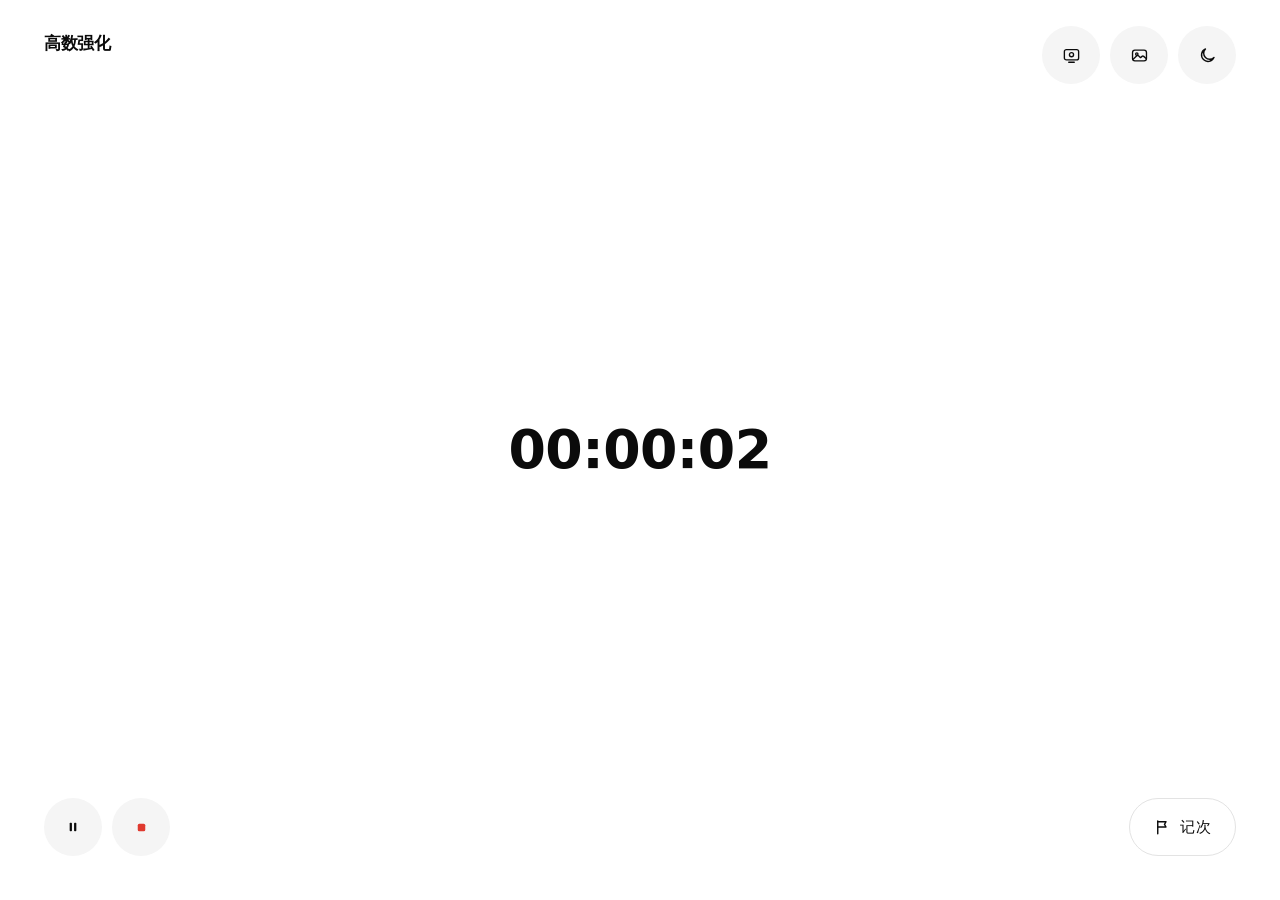
<file: tools/wrap.html>
<!doctype html>
<html><head><meta charset="utf-8"><title>wrap</title>
<style>html,body{margin:0;height:100%;overflow:hidden}iframe{position:fixed;inset:0;width:100%;height:100%;border:0}</style>
</head><body>
<iframe id="f" src="../web/index.html#screen=todos"></iframe>
<script>
const p = new URLSearchParams(location.search);
const f = document.getElementById('f');
const sel = (p.get('click') || '').split(',')[0];
const sel2 = () => (p.get('click') || '').split(',')[1];
let tries = 0;
function tick() {
  if (!sel) return;
  const doc = f.contentDocument;
  const el = doc && doc.querySelector(sel);
  if (el) { el.click(); const s2 = sel2(); if (s2) setTimeout(() => { const e2 = f.contentDocument.querySelector(s2); if (e2) e2.click(); }, 120); return; }
  if (++tries < 40) setTimeout(tick, 100);
}
f.addEventListener('load', () => setTimeout(tick, 200));
</script>
</body></html>
</file>
<file: web/styles.css>
﻿/* ===========================================================
   时间账本 · 平板横屏 · 白底灰框
   =========================================================== */
:root{
  --bg:#FFFFFF;
  --surface:#FFFFFF;
  --card:#F5F5F5;
  --card-2:#EDEDED;
  --ink:#0B0B0B;
  --ink-2:#6B6B6B;
  --ink-3:#9C9C9C;
  --line:#E3E3E3;

  /* 扇形图 / 数据色 */
  --c1:#FF5C5C;
  --c2:#FFB020;
  --c3:#2BC48A;
  --c4:#4A7DFF;
  --c5:#A66BFF;
  --c6:#FF8AC2;

  /* 日历热度 */
  --h1:#FFE7DB;
  --h2:#FFC1A1;
  --h3:#FF8A55;
  --h4:#E8501F;

  --r-card:22px;
  --font:-apple-system,BlinkMacSystemFont,"SF Pro Text","PingFang SC","HarmonyOS Sans SC","Noto Sans SC","Microsoft YaHei",system-ui,sans-serif;
  --font-cjk:"Noto Sans CJK SC","Noto Sans SC","Source Han Sans SC","PingFang SC","HarmonyOS Sans SC","Microsoft YaHei",sans-serif;
}

body[data-theme="dark"]{
  --bg:#0B0B0B;
  --surface:#151515;
  --card:#1A1A1A;
  --card-2:#2E2E2E;
  --ink:#F5F5F5;
  --ink-2:#C2C2C2;
  --ink-3:#9A9A9A;
  --line:#2E2E2E;
}
body[data-theme="dark"] .segmented{background:#242424;}
body[data-theme="dark"] .segmented button.on{background:#3A3A3A;color:#FFFFFF;font-weight:700;}
body[data-theme="dark"] .tab.on{background:#F2F2F2;color:#0B0B0B;}
body[data-theme="dark"] .dock{background:#1E1E1E;}
body[data-theme="dark"] .modal .m-time{color:#FFFFFF;}
body[data-theme="dark"] .modal .m-btn{background:#F2F2F2;color:#0B0B0B;}
body[data-theme="dark"] .tool{background:rgba(255,255,255,.14);}
body[data-theme="dark"] .day-chip.has{background:#F2F2F2;color:#0B0B0B;}

*{box-sizing:border-box;-webkit-tap-highlight-color:transparent;}
html,body{height:100%;margin:0;}
body{
  font-family:var(--font);
  background:var(--bg);
  color:var(--ink);
  -webkit-font-smoothing:antialiased;
  text-rendering:optimizeLegibility;
  user-select:none;
  overflow:hidden;
}
button{font-family:inherit;border:0;background:none;color:inherit;padding:0;cursor:pointer;}
ul{margin:0;padding:0;list-style:none;}
h1,h2,p{margin:0;}

.app{
  position:relative;
  width:100%;height:100dvh;
  display:flex;flex-direction:column;
  background:var(--bg);
  overflow:hidden;
}

/* ---------- 屏幕容器 ---------- */
.screens{position:relative;flex:1;min-height:0;}
.screen{
  position:absolute;inset:0;
  overflow-y:auto;overflow-x:hidden;
  padding:24px 44px 96px;
  opacity:0;visibility:hidden;pointer-events:none;
  scrollbar-width:none;
}
.screen::-webkit-scrollbar{display:none;}
body[data-screen="todos"] .screen[data-screen="todos"],
body[data-screen="data"] .screen[data-screen="data"],
body[data-screen="me"] .screen[data-screen="me"],
body[data-screen="calendar"] .screen[data-screen="calendar"],
body[data-screen="detail"] .screen[data-screen="detail"]{
  opacity:1;visibility:visible;pointer-events:auto;
}
.page{max-width:1180px;margin:0 auto;}

/* ---------- 页头 ---------- */
.page-head{
  display:flex;align-items:center;justify-content:space-between;gap:24px;
  padding:0 0 14px;
}
.page-head h1{font-size:27px;font-weight:700;letter-spacing:-.9px;line-height:1.1;}
.sub{font-size:13px;color:var(--ink-2);margin-top:9px;letter-spacing:.1px;}

.btn-primary{
  display:inline-flex;align-items:center;gap:8px;
  height:44px;padding:0 22px;border-radius:999px;
  background:var(--ink);color:#fff;
  font-size:14.5px;font-weight:500;letter-spacing:.2px;
  transition:transform .12s ease,opacity .12s;
}
.btn-primary:active{transform:scale(.97);opacity:.88;}
.btn-primary svg{opacity:.9;}

/* ---------- 概览 ---------- */
.summary{
  display:flex;gap:0;
  background:var(--card);
  border-radius:var(--r-card);
  padding:22px 6px;
  margin-bottom:18px;
}
.si{flex:1;text-align:center;position:relative;}
.si + .si::before{
  content:"";position:absolute;left:0;top:6px;bottom:6px;width:1px;background:var(--line);
}
.si b{display:block;font-size:26px;font-weight:650;letter-spacing:-.8px;font-variant-numeric:tabular-nums;}
.si span{display:block;font-size:12px;color:var(--ink-2);margin-top:8px;letter-spacing:.6px;}

/* ---------- 待办 ---------- */
.todo-grid{
  display:grid;grid-template-columns:repeat(2,minmax(0,1fr));gap:14px;
}
.todo{
  display:flex;align-items:center;gap:16px;
  background:var(--card);
  border-radius:18px;
  padding:20px 22px;
}
.todo-main{flex:1;min-width:0;}
.todo-name{
  font-size:17px;font-weight:600;letter-spacing:-.3px;
  white-space:nowrap;overflow:hidden;text-overflow:ellipsis;
  display:flex;align-items:center;gap:9px;
}
.todo-main{display:flex;flex-direction:column;justify-content:center;}
.todo-meta{
  font-size:12.5px;color:var(--ink-2);margin-top:8px;min-height:17px;
  font-variant-numeric:tabular-nums;letter-spacing:.1px;
}
.todo-meta b{color:var(--ink);font-weight:550;}

.btn-start{
  flex:none;
  height:36px;padding:0 20px;border-radius:999px;
  background:var(--surface);color:var(--ink);
  font-size:13.5px;font-weight:550;
  box-shadow:0 1px 2px rgba(0,0,0,.06);
  transition:background .12s,transform .12s;
}
.btn-start:active{transform:scale(.96);background:#FAFAFA;}

/* ---------- 数据页布局 ---------- */
.data-grid{
  display:grid;
  grid-template-columns:minmax(0,1.18fr) minmax(0,.82fr);
  gap:16px;
  align-items:stretch;
  flex:1;min-height:0;
}
.mid-col{display:flex;flex-direction:column;gap:16px;min-height:0;}
.mid-col > .panel{min-height:0;}
.panel-title{
  font-size:12.5px;font-weight:600;color:var(--ink-2);
  letter-spacing:.3px;padding-bottom:6px;
}
.legend-panel{display:flex;flex-direction:column;flex:1;padding:16px 18px 10px;}
.today-panel{display:flex;flex-direction:column;flex:1;padding:16px 18px 10px;}
.tl-scroll{flex:1;min-height:0;overflow-y:auto;scrollbar-width:none;}
.tl-scroll::-webkit-scrollbar{display:none;}
.tl{margin:0;padding:0;list-style:none;}
.tl-item{display:flex;align-items:center;gap:10px;padding:8px 0;border-top:1px solid var(--line);}
.tl-item:first-child{border-top:0;}
.tl-num{
  width:20px;height:20px;border-radius:6px;flex:none;
  background:var(--card-2);color:var(--ink-2);
  font-size:11px;font-weight:600;display:grid;place-items:center;
  font-variant-numeric:tabular-nums;
}
.tl-main{flex:1;min-width:0;}
.tl-name{font-size:13.5px;font-weight:500;white-space:nowrap;overflow:hidden;text-overflow:ellipsis;}
.tl-time{font-size:11px;color:var(--ink-3);margin-top:3px;font-variant-numeric:tabular-nums;}
.tl-dur{font-size:13px;font-weight:600;font-variant-numeric:tabular-nums;}
.tl-empty{padding:26px 0;text-align:center;font-size:12.5px;color:var(--ink-3);}

.panel{
  background:var(--card);
  border-radius:var(--r-card);
  padding:24px;
}

/* 分段控件 */
.segmented{
  display:inline-flex;gap:2px;padding:4px;
  background:var(--card-2);border-radius:12px;
}
.segmented button{
  height:34px;padding:0 22px;border-radius:9px;
  font-size:13.5px;color:var(--ink-2);
  transition:background .15s,color .15s;
}
.segmented button.on{
  background:var(--surface);color:var(--ink);font-weight:600;
  box-shadow:0 1px 3px rgba(0,0,0,.08);
}

body[data-screen="data"] .page,
body[data-screen="calendar"] .page{height:100%;display:flex;flex-direction:column;}
body[data-screen="data"] .page-head,
body[data-screen="calendar"] .page-head{flex:none;}

.chart-panel{
  display:flex;flex-direction:column;min-height:0;overflow:hidden;
  padding:16px 22px 18px;
}
.legend-scroll{flex:1;min-height:0;overflow-y:auto;scrollbar-width:none;-webkit-mask-image:linear-gradient(to bottom,#000 calc(100% - 26px),transparent);mask-image:linear-gradient(to bottom,#000 calc(100% - 26px),transparent);}
.legend-scroll::-webkit-scrollbar{display:none;}
.chart-head{display:flex;justify-content:flex-end;padding-bottom:2px;}

.chart-body{
  flex:1;min-height:0;
  display:flex;flex-direction:column;justify-content:center;gap:16px;
  padding-top:26px;padding-bottom:18px;
}
.pie-wrap{width:100%;display:flex;justify-content:center;}
.pie-wrap svg{width:100%;max-width:560px;height:auto;}
.pie-wrap svg{display:block;width:100%;height:auto;}

.total{
  text-align:center;margin-top:4px;
  font-size:14px;color:var(--ink-2);letter-spacing:.3px;
}
.total b{
  font-size:22px;font-weight:650;color:var(--ink);
  letter-spacing:-.5px;margin-left:8px;
  font-variant-numeric:tabular-nums;
}

/* 图例（扇图下方） */
.legend-sep{border-top:1px solid var(--line);margin:14px 0 0;}
.legend{margin:0;}
.legend li{
  display:flex;align-items:center;gap:12px;
  padding:7px 0;
  border-top:1px solid var(--line);
}
.legend li:first-child{border-top:0;}
.lg-dot{width:11px;height:11px;border-radius:4px;flex:none;}
.lg-name{flex:1;font-size:14.5px;letter-spacing:-.1px;
  white-space:nowrap;overflow:hidden;text-overflow:ellipsis;}
.lg-time{font-size:13.5px;color:var(--ink-2);font-variant-numeric:tabular-nums;}
.lg-pct{
  width:56px;text-align:right;font-size:14px;font-weight:600;
  font-variant-numeric:tabular-nums;letter-spacing:-.2px;
}

/* ---------- 日历 ---------- */
.cal-panel{
  display:flex;flex-direction:column;min-height:0;
  padding:18px 20px 12px;
}
.cal-head{
  display:flex;align-items:center;justify-content:space-between;
  padding:0 2px 10px;
}
.cal-title{font-size:15px;font-weight:600;letter-spacing:-.2px;}
.chev{width:32px;height:32px;display:grid;place-items:center;border-radius:50%;color:var(--ink-2);}
.chev:active{background:var(--card-2);}

.cal-week{display:grid;grid-template-columns:repeat(7,1fr);gap:5px;padding-bottom:6px;}
.cal-week span{text-align:center;font-size:11px;color:var(--ink-3);letter-spacing:.6px;}

.cal-grid{
  display:grid;grid-template-columns:repeat(7,1fr);gap:5px;
  flex:1;grid-auto-rows:1fr;
}
.day{
  position:relative;
  min-height:40px;border-radius:10px;
  display:flex;flex-direction:column;justify-content:space-between;
  padding:5px 7px 4px;
  background:transparent;
  transition:transform .1s;
}
.day:active{transform:scale(.96);}
.day .d{font-size:11px;font-weight:600;color:var(--ink-3);line-height:1;}
.day .v{font-size:9px;font-variant-numeric:tabular-nums;letter-spacing:-.2px;color:var(--ink-2);}
.day.blank{background:transparent;pointer-events:none;}
.day.future{background:transparent;}
.day.future .d{color:#CFCFCF;}

.day.today .d{text-decoration:underline;text-underline-offset:3px;}
.day.sel{box-shadow:inset 0 0 0 2px var(--ink);}
.day.h1{background:#FFE9DE;}
.day.h1 .d,.day.h1 .v{color:#B4552B;}
.day.h2{background:#FFC9A6;}
.day.h2 .d,.day.h2 .v{color:#8C3A12;}
.day.h3{background:#FF9A63;}
.day.h3 .d,.day.h3 .v{color:rgba(255,255,255,.92);}
.day.h4{background:#E8693A;}
.day.h4 .d,.day.h4 .v{color:#fff;}
.day.h5{background:#B4471F;}
.day.h5 .d,.day.h5 .v{color:#fff;}
.heat-key{
  display:flex;align-items:center;justify-content:flex-end;gap:4px;
  padding:12px 2px 0;
}
.heat-key .hk{width:12px;height:12px;border-radius:3px;flex:none;display:block;}
.heat-key .k1{background:var(--h1);}
.heat-key .k2{background:var(--h2);}
.heat-key .k3{background:var(--h3);}
.heat-key .k4{background:var(--h4);}
.heat-key .k5{background:#C4451A;}
.heat-key .k6{background:#7E2A0B;}
.heat-key .hk-label{font-size:10.5px;color:var(--ink-3);margin:0 4px;}

.cal-foot{
  display:flex;align-items:center;justify-content:space-between;gap:10px;
  margin-top:2px;padding:8px 2px 0;
  border-top:1px solid var(--line);
  font-size:13px;color:var(--ink-2);
  font-variant-numeric:tabular-nums;
}
.link{font-size:13px;color:var(--ink);font-weight:600;}

/* ---------- 我的 ---------- */
.me-page{max-width:760px;margin:0 auto;}
.profile{display:flex;align-items:center;gap:18px;padding:4px 0 24px;}
.avatar{
  width:64px;height:64px;font-size:22px;border-radius:50%;
  background:var(--ink);color:#fff;
  display:grid;place-items:center;
  font-size:25px;font-weight:500;
}
.p-name{font-size:20px;font-weight:650;letter-spacing:-.4px;}
.p-sub{font-size:13px;color:var(--ink-2);margin-top:7px;}

.stat-row{display:flex;padding:22px 6px;margin-bottom:16px;background:var(--card);border-radius:var(--r-card);}
.sr{flex:1;text-align:center;position:relative;}
.sr + .sr::before{content:"";position:absolute;left:0;top:4px;bottom:4px;width:1px;background:var(--line);}
.sr b{display:block;font-size:21px;font-weight:650;letter-spacing:-.5px;font-variant-numeric:tabular-nums;}
.sr span{display:block;font-size:11.5px;color:var(--ink-2);margin-top:8px;letter-spacing:.4px;}

.group{background:var(--card);border-radius:var(--r-card);overflow:hidden;margin-bottom:16px;}
.row{
  width:100%;display:flex;align-items:center;gap:12px;
  padding:0 24px;height:60px;
  font-size:15.5px;text-align:left;letter-spacing:-.1px;
}
.row + .row{box-shadow:inset 0 1px 0 var(--line);}
.row:active{background:#EFEFEF;}
.row span{flex:1;}
.row em{font-style:normal;font-size:13.5px;color:var(--ink-2);}
.row .chev-r{
  width:8px;height:8px;border-right:1.6px solid #BDBDBD;border-bottom:1.6px solid #BDBDBD;
  transform:rotate(-45deg);flex:none;margin-left:4px;
}
.row.danger{color:#E03A2F;}

.foot-note{text-align:center;font-size:12px;color:var(--ink-3);margin-top:10px;}

/* ---------- 历史 ---------- */
.hist-page{max-width:1060px;margin:0 auto;}
.sub-head{display:flex;align-items:flex-start;gap:10px;padding:0 0 22px;}
.sh-txt{flex:1;min-width:0;}
.sh-txt h1{font-size:26px;font-weight:700;letter-spacing:-.8px;}
.sh-txt .sub{margin-top:8px;}
.icon-btn{
  width:40px;height:40px;border-radius:50%;
  display:grid;place-items:center;
  background:var(--card);color:var(--ink);
  flex:none;margin-top:2px;
  transition:transform .12s,background .12s;
}
.icon-btn:active{transform:scale(.94);}

#records{display:flex;flex-direction:column;gap:8px;}
.dg-date{
  display:flex;align-items:baseline;justify-content:space-between;
  font-size:12.5px;color:var(--ink-2);letter-spacing:.2px;
  padding:0 4px 9px;
}
.dg-date b{font-weight:600;color:var(--ink);font-variant-numeric:tabular-nums;font-size:13.5px;}
.rec{
  display:flex;align-items:center;justify-content:space-between;
  background:var(--card);border-radius:14px;
  padding:14px 18px;margin-bottom:0;
  font-variant-numeric:tabular-nums;
}
.rec .r-time{font-size:14.5px;color:var(--ink);letter-spacing:.2px;}
.rec .r-sub{font-size:11.5px;color:var(--ink-2);margin-top:5px;}
.rec .r-dur{font-size:16px;font-weight:600;letter-spacing:-.3px;}

/* ---------- 底部导航 ---------- */
.tabbar{
  position:absolute;left:0;right:0;bottom:0;
  display:flex;justify-content:center;
  padding:0 0 22px;
  pointer-events:none;
  z-index:20;
}
.dock{
  display:flex;gap:4px;padding:6px;
  background:var(--card);
  border-radius:999px;
  pointer-events:auto;
  box-shadow:0 6px 24px rgba(0,0,0,.07);
}
.tab{
  display:flex;align-items:center;gap:9px;
  height:46px;padding:0 26px;border-radius:999px;
  color:var(--ink-2);
  transition:background .18s,color .18s;
}
.tab span{font-size:14px;letter-spacing:.2px;}
.tab.on{background:var(--ink);color:#fff;}
.tab.on span{font-weight:550;}

/* ---------- 计时页 ---------- */
.screen-timer{
  display:block;
  padding:0;opacity:0;
}
body[data-screen="timer"] .screen[data-screen="timer"]{
  opacity:1;visibility:visible;pointer-events:auto;
}
body[data-screen="timer"] .tabbar,
body[data-screen="detail"] .tabbar{display:none;}

.timer-top{
  position:absolute;top:32px;left:44px;z-index:2;
  display:flex;align-items:center;gap:10px;
}
.timer-dot{width:10px;height:10px;border-radius:50%;background:var(--c1);flex:none;}
.tt-todo{font-size:17px;font-weight:600;letter-spacing:-.3px;}

.timer-main{
  position:absolute;inset:0;
  display:flex;align-items:center;justify-content:center;
}
.clock{
  font-size:clamp(38px,4.2vw,54px);
  font-family:system-ui,sans-serif;
  font-weight:550;
  letter-spacing:-.01em;
  font-variant-numeric:tabular-nums;
  line-height:1;
  color:var(--ink);
}

/* 左下角：日夜切换 + 暂停 + 结束，纯图标 */
.timer-actions{
  position:absolute;left:44px;bottom:44px;z-index:2;
  display:flex;align-items:center;gap:10px;
}
.tool{
  width:58px;height:58px;border-radius:50%;
  display:grid;place-items:center;
  background:var(--card);color:var(--ink);
  transition:transform .12s ease,background .18s,color .18s;
}
.tool:active{transform:scale(.94);}
.tool .ic-sun{display:none;}
.tool.end{color:#E03A2F;}
.tool[hidden]{display:none;}

/* 右上角工具条：背景图 + 日夜切换 */
.timer-corner{
  position:absolute;top:26px;right:44px;z-index:3;
  display:flex;align-items:center;gap:10px;
}

/* 字重候选（截图对比用） */
body[data-clock="1"] .clock{font-weight:400;}
body[data-clock="2"] .clock{font-weight:300;}
body[data-clock="3"] .clock{font-weight:500;}
body[data-clock="4"] .clock{font-weight:600;}

/* 暂停弹窗 */
.overlay{
  position:absolute;inset:0;z-index:30;
  display:flex;align-items:center;justify-content:center;
  background:rgba(11,11,11,.34);
  opacity:0;visibility:hidden;transition:opacity .18s ease,visibility .18s;
}
.overlay.show{opacity:1;visibility:visible;}
.modal{
  width:360px;
  background:var(--surface);border-radius:26px;
  padding:34px 30px 28px;
  text-align:center;
  box-shadow:0 24px 60px rgba(0,0,0,.24);
  transform:translateY(6px) scale(.98);
  transition:transform .2s ease;
}
.overlay.show .modal{transform:none;}
.modal .m-label{font-size:13px;color:var(--ink-2);letter-spacing:.6px;}
.modal .m-time{
  font-size:52px;font-weight:300;letter-spacing:-.02em;
  font-variant-numeric:tabular-nums;margin:12px 0 6px;
}
.modal .m-hint{font-size:12px;color:var(--ink-2);margin-bottom:24px;}
.modal .m-btn{
  width:100%;height:50px;border-radius:999px;
  background:var(--ink);color:#fff;
  font-size:15px;font-weight:550;letter-spacing:.3px;
}
.modal .m-btn:active{opacity:.85;}

/* ---------- 日间 / 夜间 ---------- */
body[data-theme="dark"] .screen-timer{background:#0B0B0B;}
body[data-theme="dark"] .clock,
body[data-theme="dark"] .tt-todo{color:#fff;}
body[data-theme="dark"] .tool{background:rgba(255,255,255,.10);color:#fff;}
body[data-theme="dark"] .tool.end{color:#FF8A7A;}
body[data-theme="dark"] .tool .ic-sun{display:block;}
body[data-theme="dark"] .tool .ic-moon{display:none;}
body[data-theme="dark"] .overlay{background:rgba(0,0,0,.62);}
body[data-theme="dark"] .modal{background:#161616;border:1px solid rgba(255,255,255,.09);box-shadow:0 24px 60px rgba(0,0,0,.6);}
body[data-theme="dark"] .modal .m-label{color:rgba(255,255,255,.78);}
body[data-theme="dark"] .modal .m-time{color:#fff;}
body[data-theme="dark"] .modal .m-hint{color:rgba(255,255,255,.62);}
body[data-theme="dark"] .modal .m-btn{background:#fff;color:#0B0B0B;}

/* ---------- 自定义背景图 ---------- */
body[data-bg="1"] .screen-timer{
  background-image:linear-gradient(180deg,rgba(0,0,0,.38),rgba(0,0,0,.62)),var(--bg-img);
  background-size:cover;
  background-position:center;
}
body[data-bg="1"] .clock,
body[data-bg="1"] .tt-todo{color:#fff;}
body[data-bg="1"] .tool{background:rgba(255,255,255,.16);color:#fff;backdrop-filter:blur(10px);}
body[data-bg="1"] .tool.end{color:#FF9E92;}

/* ---------- 窄屏兜底 ---------- */
@media (max-width:900px){
  .screen{padding:20px 20px 96px;}
  .page-head h1{font-size:26px;}
  .todo-grid{grid-template-columns:minmax(0,1fr);}
  .data-grid{grid-template-columns:minmax(0,1fr);}
  .tab{padding:0 18px;}
  .timer-actions{left:20px;bottom:24px;}
  .timer-top{top:24px;left:20px;}
  .timer-corner{top:20px;right:20px;gap:8px;}
  .timer-corner .tool{width:42px;height:42px;}
  .clock{font-size:clamp(64px,17vw,120px);}
}


/* ---------- 空状态 ---------- */
.todo-empty{
  grid-column:1 / -1;
  background:var(--card);border-radius:18px;
  padding:54px 0;text-align:center;
  font-size:14px;color:var(--ink-3);
}
.pie-empty{
  height:300px;display:flex;align-items:center;justify-content:center;
  font-size:14px;color:var(--ink-3);
}
.legend-empty{padding:22px 0;text-align:center;font-size:13px;color:var(--ink-3);}
.rec-empty{padding:60px 0;text-align:center;font-size:14px;color:var(--ink-3);}

/* ---------- 弹窗 ---------- */
.sheet{
  position:absolute;inset:0;z-index:50;
  display:flex;align-items:center;justify-content:center;
  background:rgba(11,11,11,.32);
  opacity:0;visibility:hidden;
  transition:opacity .18s ease,visibility .18s;
}
.sheet.show{opacity:1;visibility:visible;}
.dialog{
  width:420px;max-width:calc(100% - 60px);
  background:var(--surface);border-radius:24px;
  padding:26px 26px 20px;
  box-shadow:0 24px 60px rgba(0,0,0,.22);
  transform:translateY(8px) scale(.98);
  transition:transform .2s ease;
}
.sheet.show .dialog{transform:none;}
.dialog h3{font-size:19px;font-weight:650;letter-spacing:-.4px;margin-bottom:14px;}
.dlg-input{
  width:100%;height:50px;border-radius:12px;
  border:1px solid var(--line);background:var(--card);
  padding:0 14px;font-size:15px;font-family:inherit;color:var(--ink);
  outline:none;
}
.dlg-input:focus{border-color:#C6C6C6;background:#fff;}
.dlg-msg{font-size:13.5px;color:var(--ink-2);line-height:1.65;padding-top:6px;}
.dlg-actions{display:flex;gap:10px;margin-top:20px;}
.dlg-btn{
  flex:1;height:48px;border-radius:12px;
  background:var(--card);font-size:15px;font-weight:500;color:var(--ink);
  transition:opacity .12s;
}
.dlg-btn:active{opacity:.8;}
.dlg-btn.primary{background:var(--ink);color:#fff;}


/* ---------- 轻提示 ---------- */
.toast{
  position:absolute;left:50%;bottom:120px;z-index:60;
  transform:translate(-50%,10px);
  max-width:min(70%,560px);
  background:var(--card);color:var(--ink);border:1px solid var(--line);
  font-size:14px;line-height:1.5;letter-spacing:.2px;
  padding:12px 20px;border-radius:14px;
  box-shadow:none;
  opacity:0;pointer-events:none;
  transition:opacity .2s ease,transform .2s ease;
  text-align:center;
}
.toast.show{opacity:1;transform:translate(-50%,0);}

/* ---------- 操作菜单 ---------- */
.sheet-box{
  width:360px;max-width:calc(100% - 80px);
  display:flex;flex-direction:column;
  background:var(--surface);border-radius:24px;overflow:hidden;
  box-shadow:0 24px 60px rgba(0,0,0,.22);
  transform:translateY(8px) scale(.98);
  transition:transform .2s ease;
}
.sheet-title{
  padding:34px 24px 30px;text-align:center;
}
.st-name{
  font-size:18px;font-weight:650;letter-spacing:-.3px;
  white-space:nowrap;overflow:hidden;text-overflow:ellipsis;
}
.st-sub{
  font-size:12.5px;color:var(--ink-3);margin-top:8px;letter-spacing:.2px;
  font-variant-numeric:tabular-nums;
}
.st-sub:empty{display:none;}
.sheet-title + .sheet-item{box-shadow:inset 0 1px 0 var(--line);}
.sheet.show .sheet-box{transform:none;}
.sheet-actions{display:flex;gap:10px;padding:0 18px 22px;}
.sheet-btn{
  flex:1;height:48px;border-radius:14px;
  background:var(--card);color:var(--ink);
  font-size:15.5px;font-weight:500;
  transition:transform .12s,background .12s;
}
.sheet-btn:active{transform:scale(.97);background:var(--card-2);}
.sheet-btn.danger{background:#FFEDEA;color:#E03A2F;}


/* ---------- 日历页 ---------- */
.cal-layout{
  display:grid;grid-template-columns:minmax(0,1.18fr) minmax(0,.82fr);
  gap:16px;flex:1;min-height:0;
}
.cal-layout .cal-panel{
  display:flex;flex-direction:column;min-height:0;
  padding:18px 20px 14px;
}
.cal-layout .day{
  min-height:52px;border-radius:12px;
  padding:8px 10px 7px;
}
.cal-layout .day .d{font-size:12.5px;}
.cal-layout .day .v{font-size:10.5px;}
.day-panel{
  display:flex;flex-direction:column;min-height:0;
  padding:18px 20px 12px;
}
.day-sum{
  font-size:22px;font-weight:650;letter-spacing:-.6px;
  padding:2px 0 12px;
  font-variant-numeric:tabular-nums;
}
.panel-hint{font-size:11px;color:var(--ink-3);font-weight:400;margin-left:6px;}

/* ---------- 数据页统计 ---------- */
.chart-stats{display:flex;padding:10px 0 4px;}
.cs{flex:1;text-align:center;position:relative;}
.cs + .cs::before{content:"";position:absolute;left:0;top:4px;bottom:4px;width:1px;background:var(--line);}
.cs b{display:block;font-size:19px;font-weight:650;letter-spacing:-.5px;font-variant-numeric:tabular-nums;}
.cs span{display:block;font-size:11px;color:var(--ink-3);margin-top:5px;letter-spacing:.3px;}

/* ---------- 代办卡片弹窗 ---------- */
.todo-sheet{
  width:400px;max-width:calc(100% - 80px);
  background:var(--surface);border-radius:24px;
  padding:26px 24px 20px;
  box-shadow:0 24px 60px rgba(0,0,0,.22);
  transform:translateY(8px) scale(.98);
  transition:transform .2s ease;
}
.sheet.show .todo-sheet{transform:none;}
.ts-name{
  font-size:19px;font-weight:650;letter-spacing:-.4px;
  white-space:nowrap;overflow:hidden;text-overflow:ellipsis;
}
.ts-row{display:flex;gap:10px;margin-top:18px;}
.ts-btn{
  flex:1;height:46px;border-radius:13px;
  background:var(--card);font-size:15px;font-weight:500;
  transition:background .12s;
}
.ts-btn:active{background:var(--card-2);}
.ts-link{
  width:100%;display:flex;align-items:center;justify-content:space-between;
  height:54px;margin-top:16px;
  border-top:1px solid var(--line);
  font-size:15px;color:var(--ink);
}
.ts-foot{
  display:flex;align-items:center;justify-content:space-between;
  padding-top:14px;border-top:1px solid var(--line);
  font-size:13px;color:var(--ink-2);
}
.ts-foot b{color:var(--ink);font-weight:600;font-variant-numeric:tabular-nums;}

/* ---------- 自定义时间段 ---------- */
.range-row{display:flex;align-items:center;gap:10px;margin-top:4px;}
.range-row .dlg-input{flex:1;min-width:0;height:48px;font-size:14px;padding:0 10px;}
.range-sep{color:var(--ink-3);font-size:13px;flex:none;}
.dlg-danger{
  width:100%;height:44px;margin-top:10px;
  border-radius:12px;background:#FFEDEA;color:#E03A2F;
  font-size:14.5px;font-weight:500;
}
.dlg-danger[hidden]{display:none;}

/* ---------- 拖动排序 ---------- */
.todo.dragging{
  opacity:.96;transform:scale(1.02);
  box-shadow:0 18px 40px rgba(0,0,0,.18);
  cursor:grabbing;
}
.todo{padding-right:22px;}

/* ---------- 转场动画 ---------- */
@keyframes screenIn{from{opacity:0;transform:scale(.994)}to{opacity:1;transform:none}}
@keyframes clockIn{from{opacity:0;transform:translateY(8px)}to{opacity:1;transform:none}}
body[data-screen="timer"] .screen-timer{animation:screenIn .2s cubic-bezier(.2,.8,.3,1);}
body[data-screen="timer"] .clock{animation:clockIn .24s cubic-bezier(.2,.8,.3,1);}
body[data-screen="todos"] .screen[data-screen="todos"]{animation:screenIn .18s cubic-bezier(.2,.8,.3,1);}

/* ---------- 头部按钮 ---------- */
.head-actions{display:flex;align-items:center;gap:10px;}
.theme-btn{background:var(--card);color:var(--ink);}
.theme-btn .ic-sun{display:none;}
body[data-theme="dark"] .theme-btn .ic-sun{display:block;}
body[data-theme="dark"] .theme-btn .ic-moon{display:none;}

/* ---------- 统计行眼睛 ---------- */
.chart-stats{position:relative;padding-right:26px;}
.eye-btn{
  position:absolute;right:-6px;top:-2px;
  width:34px;height:34px;border-radius:50%;
  display:grid;place-items:center;color:var(--ink-3);
}
.eye-btn:active{background:var(--card-2);}
.eye-btn.off{opacity:.4;}
.chart-stats.hide .cs{visibility:hidden;}
.chart-stats.hide{min-height:40px;}

/* ---------- 历史页长条日历 ---------- */
.day-strip{
  display:flex;gap:6px;overflow-x:auto;padding:2px 2px 12px;
  scrollbar-width:none;
}
.day-strip::-webkit-scrollbar{display:none;}
.day-chip{
  flex:none;width:44px;height:56px;border-radius:12px;
  display:flex;align-items:center;justify-content:center;
  background:var(--card);color:var(--ink-2);
  font-size:14px;font-weight:600;font-variant-numeric:tabular-nums;
}
.day-chip.has{background:var(--ink);color:var(--bg);}
.day-chip.today{box-shadow:inset 0 0 0 1.5px var(--ink);}
.day-chip.sel{box-shadow:inset 0 0 0 2px #FF5C5C;}

/* ---------- 时间编辑 ---------- */
.time-row{display:flex;align-items:center;gap:10px;margin-top:10px;}
.time-row .dlg-input{flex:1;min-width:0;height:48px;}
.time-row[hidden]{display:none;}

/* ---------- 名称统一用中文字体 ---------- */
.todo-name,.dlg-input,.ts-name,.lg-name,.tl-name{font-family:var(--font-cjk);}

/* ---------- 深色细节 ---------- */
body[data-theme="dark"] .screen-timer{background:var(--bg);}
body[data-theme="dark"] .toast{background:#2A2A2A;color:#F2F2F2;border-color:#3A3A3A;}

/* ---------- 历史页月历 ---------- */
.hist-cal{
  background:var(--card);border-radius:var(--r-card);
  padding:12px 16px 8px;margin-bottom:12px;
  touch-action:none;flex:none;
}
.hist-cal-head{display:flex;align-items:baseline;justify-content:space-between;padding:0 2px 2px;}
.hist-hint{font-size:11px;color:var(--ink-3);}
.hist-grid{gap:2px;}
.hday{
  display:flex;align-items:center;justify-content:center;
  padding:1px 0;color:var(--ink-2);
}
.hday .hd{
  width:34px;height:34px;border-radius:50%;
  display:grid;place-items:center;
  font-size:15px;font-weight:500;
  font-variant-numeric:tabular-nums;
  transition:background .15s,color .15s;
}
.hday.has .hd{box-shadow:inset 0 0 0 1.8px #0B0B0B;color:#0B0B0B;}
body[data-theme="dark"] .hday.has .hd{box-shadow:inset 0 0 0 1.8px #F2F2F2;color:#F2F2F2;}
.hday.today .hd{color:#FF5C5C;font-weight:700;}
.hday.has.today .hd{color:#FF5C5C;}
.hday.sel .hd{background:var(--ink);color:var(--bg);box-shadow:none;}
.hday.future{color:var(--card-2);}
.hday.blank{visibility:hidden;}

/* 历史页：上下各一半 */
.hist-page{display:flex;flex-direction:column;height:100%;}
#records{flex:1;min-height:0;overflow-y:auto;padding-right:2px;}
.rec .r-num{
  width:22px;height:22px;border-radius:7px;flex:none;
  background:var(--card-2);color:var(--ink-2);
  font-size:11px;font-weight:600;
  display:grid;place-items:center;margin-right:10px;
  font-variant-numeric:tabular-nums;
}
.rec{justify-content:flex-start;gap:12px;}
.rec .r-dur{margin-left:auto;}

/* 滚轮选择器 */
.wheel-wrap{display:flex;align-items:center;justify-content:center;gap:2px;margin-top:8px;position:relative;}
.wheel-wrap[hidden]{display:none;}
.wheel{
  height:120px;width:58px;overflow-y:auto;
  scroll-snap-type:y mandatory;
  scrollbar-width:none;
  padding:40px 0;
  border-radius:12px;
  background:var(--card);
  position:relative;
}
.wheel::-webkit-scrollbar{display:none;}
.witem{
  height:40px;display:grid;place-items:center;
  scroll-snap-align:center;
  font-size:17px;color:var(--ink-2);
  font-variant-numeric:tabular-nums;
}
.wcolon{font-size:16px;color:var(--ink-3);}
.wsep{font-size:12px;color:var(--ink-3);margin:0 6px;}


/* 界面切换动画（不含底部 Tab） */
@keyframes pageIn{from{opacity:0}to{opacity:1}}
.screen.enter{animation:pageIn .22s ease-out;}

/* 时长调节 */
.dur-row{display:flex;align-items:center;justify-content:center;gap:16px;margin-top:10px;}
.dur-row[hidden]{display:none;}
.dur-btn{
  width:44px;height:40px;border-radius:12px;background:var(--card);
  font-size:20px;color:var(--ink);line-height:1;
}
.dur-btn:active{background:var(--card-2);}
.dur-val{font-size:15px;color:var(--ink-2);min-width:96px;text-align:center;font-variant-numeric:tabular-nums;}

/* 记录弹窗 */
.rec-line{font-size:13.5px;color:var(--ink-2);margin-top:8px;font-variant-numeric:tabular-nums;}

/* 扇形图下方总计 */
.chart-body .total{text-align:center;font-size:13px;color:var(--ink-2);}
.chart-body .total b{font-size:17px;margin-left:6px;}

/* 扇形图文字 */
#pie text{font-family:var(--font-cjk);}
.pal-btn{
  position:absolute;right:-6px;top:36px;
  width:34px;height:34px;border-radius:50%;
  display:grid;place-items:center;color:var(--ink-3);
}
.pal-btn:active{background:var(--card-2);}

/* 配色弹窗 */
.pal-box{
  width:420px;max-width:calc(100% - 80px);
  background:var(--surface);border-radius:24px;padding:24px;
  box-shadow:0 24px 60px rgba(0,0,0,.24);
}
.pal-title{font-size:16px;font-weight:600;margin-bottom:18px;}
.pal-row{display:flex;gap:14px;}
.pal-chip{
  flex:1;height:64px;border-radius:14px;
  border:2px solid transparent;
}
.pal-chip.on{border-color:var(--ink);}

/* 时长输入 */
.dur-val{cursor:pointer;}
.dur-input{
  width:96px;height:34px;text-align:center;
  border-radius:10px;border:1px solid var(--line);
  background:var(--surface);color:var(--ink);
  font-size:15px;font-family:inherit;
  font-variant-numeric:tabular-nums;
}

.tool.on{background:var(--ink);color:var(--bg);}
body[data-theme="dark"] .tool.on{background:#F2F2F2;color:#0B0B0B;}

/* 主按钮/弹窗按钮在深浅色下都清晰 */
.btn-primary{background:var(--ink);color:var(--bg);}
.dlg-btn.primary{background:var(--ink);color:var(--bg);}
.modal .m-btn{background:var(--ink);color:var(--bg);}
.ts-btn{color:var(--ink);}
/* 常亮：关闭时反色 */
.tool.off{background:var(--ink);color:var(--bg);}
body[data-theme="dark"] .tool.off{background:#F2F2F2;color:#0B0B0B;}
.tool.on{background:var(--card);color:var(--ink);}

/* 深色下的弹窗底色与遮罩 */
body[data-theme="dark"] .dialog{
  background:#141414;
  border:1px solid rgba(255,255,255,.10);
  box-shadow:0 24px 60px rgba(0,0,0,.7);
}
body[data-theme="dark"] .todo-sheet,
body[data-theme="dark"] .pal-box,
body[data-theme="dark"] .sheet-box{
  background:#141414;
  border:1px solid rgba(255,255,255,.10);
}
body[data-theme="dark"] .sheet{background:rgba(0,0,0,.62);}
body[data-theme="dark"] .overlay{background:rgba(0,0,0,.68);}
body[data-theme="dark"] .modal{
  background:#141414;
  border:1px solid rgba(255,255,255,.10);
}
body[data-theme="dark"] .dlg-msg{color:#C2C2C2;}

/* 日期切换 */
.head-cal{
  width:36px;height:36px;border-radius:50%;
  display:grid;place-items:center;color:var(--ink-2);
  margin-right:8px;
}
.head-cal:active{background:var(--card-2);}
.chart-head{align-items:center;}
.nav-btn{
  position:absolute;width:30px;height:30px;border-radius:50%;
  display:grid;place-items:center;
  color:var(--ink-2);font-size:19px;line-height:1;
  background:var(--card);
}
.nav-btn:active{background:var(--card-2);}
.nav-btn.prev{right:40px;top:72px;}
.nav-btn.next{right:-6px;top:72px;}

/* 选日期弹窗 */
.day-box{
  width:430px;max-width:calc(100% - 60px);
  background:var(--surface);border-radius:24px;padding:20px 22px 22px;
  box-shadow:0 24px 60px rgba(0,0,0,.22);
}
.pk-grid{gap:4px;}
.pk-grid .hday .hd{width:40px;height:40px;font-size:15px;}
body[data-theme="dark"] .day-box{background:#141414;border:1px solid rgba(255,255,255,.10);}

/* 日期导航（左） */
.chart-head{display:flex;align-items:center;justify-content:space-between;gap:12px;}
.day-nav{display:flex;align-items:center;gap:4px;}
.nav-day{
  width:30px;height:30px;border-radius:50%;
  display:grid;place-items:center;
  color:var(--ink-2);font-size:19px;line-height:1;
}
.nav-day:active{background:var(--card-2);}
.day-label{
  font-size:14px;font-weight:600;letter-spacing:-.2px;
  min-width:68px;text-align:center;
  font-variant-numeric:tabular-nums;color:var(--ink);
  padding:6px 8px;border-radius:10px;cursor:pointer;
}
.day-label:active{background:var(--card-2);}
.chart-body{padding-top:18px;}
.pie-wrap svg{max-width:520px;}

/* ---------- 记次 ---------- */
.laps{
  position:absolute;right:44px;bottom:126px;z-index:31;
  width:258px;max-height:460px;
  background:var(--card);border-radius:20px;
  padding:12px 16px 10px;
  display:flex;flex-direction:column;
}
.laps[hidden]{display:none;}
.laps-head{font-size:12.5px;font-weight:600;letter-spacing:.2px;color:var(--ink-2);padding:0 2px 6px;}
.lap-scroll{max-height:240px;overflow-y:auto;scrollbar-width:none;}
.lap-scroll::-webkit-scrollbar{display:none;}
.lap{
  display:flex;align-items:center;gap:8px;height:40px;
  border-top:1px solid var(--line);
  font-variant-numeric:tabular-nums;
}
.lap:first-child{border-top:0;}
.lap .no{width:14px;flex:none;text-align:center;color:var(--ink-3);font-size:10.5px;}
.lap .iv{flex:1;font-size:16.5px;font-weight:500;letter-spacing:-.2px;}
.lap .cu{font-size:10.5px;color:var(--ink-3);}
.live{
  margin-top:8px;padding:11px 12px;border-radius:12px;
  background:var(--surface);border:1px solid var(--line);
  display:flex;align-items:center;justify-content:space-between;gap:10px;
}
.live .lb{font-size:10.5px;color:var(--ink-3);letter-spacing:.3px;}
.live .lv{font-size:17px;font-weight:500;letter-spacing:-.2px;font-variant-numeric:tabular-nums;}
.lapbtn{
  position:absolute;right:44px;bottom:44px;z-index:31;
  height:58px;padding:0 24px;border-radius:999px;
  background:var(--surface);color:var(--ink);
  border:1px solid var(--line);
  display:flex;align-items:center;gap:8px;
  font-size:15px;font-weight:550;letter-spacing:.3px;
}
.lapbtn:active{background:var(--card);}
body[data-theme="dark"] .lapbtn{border-color:#2E2E2E;}

@media (orientation:portrait){
  .laps{right:20px;left:20px;width:auto;bottom:112px;}
  .lapbtn{right:20px;bottom:24px;height:50px;}
}
</file>
